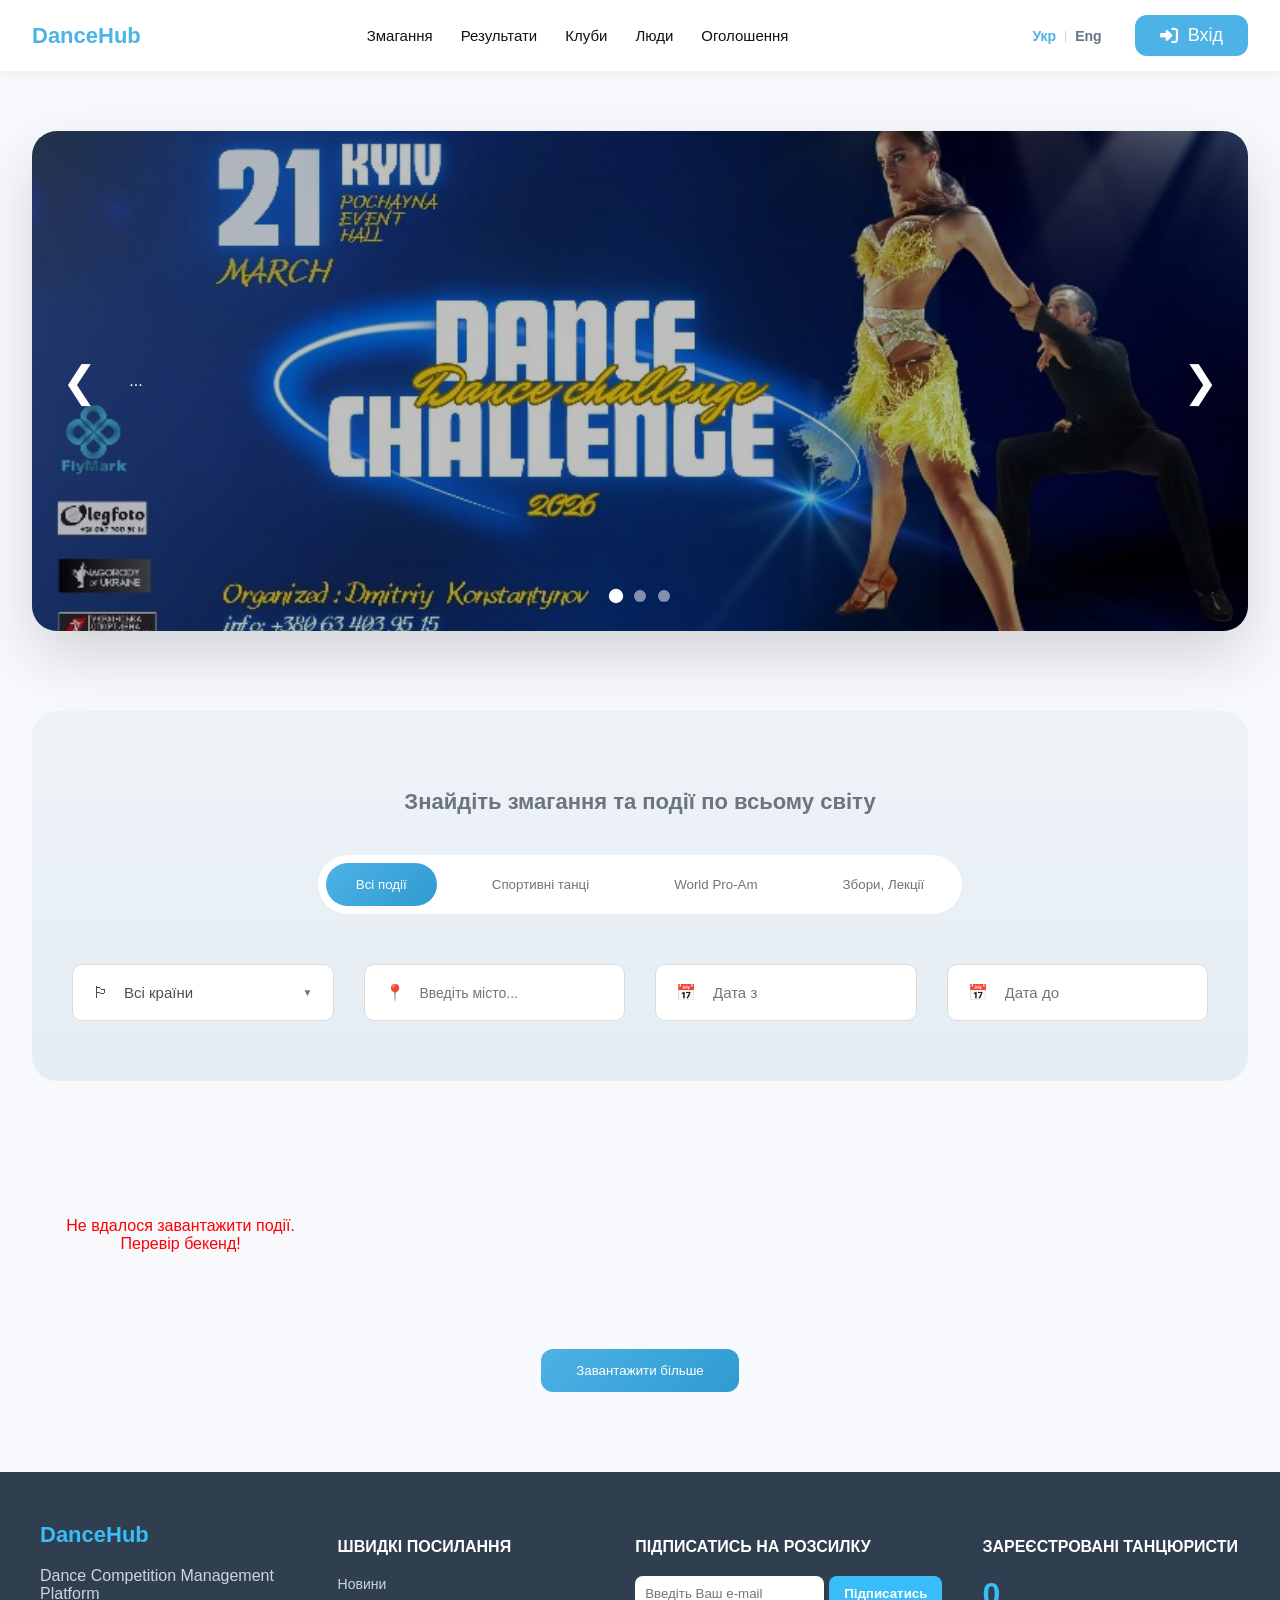
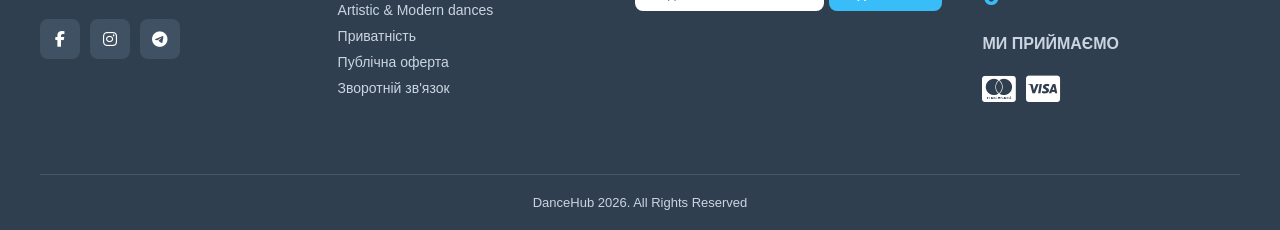
<file: index.html>
<!DOCTYPE html>
<html lang="uk">
<head>
    <meta charset="UTF-8">
    <meta name="viewport" content="width=device-width, initial-scale=1.0">
    <title>DanceHub</title>

    <link rel="stylesheet" href="css/style.css">
    <link rel="stylesheet"
          href="https://cdnjs.cloudflare.com/ajax/libs/font-awesome/6.5.0/css/all.min.css">
</head>
<body>

<header class="header">
    <div class="container">

        <div class="logo">DanceHub</div>

        <div class="burger" id="burger">
            <span></span>
            <span></span>
            <span></span>
        </div>

        <nav class="nav" id="nav">
            <ul>
                <li><a href="#" data-lang-key="nav_comp">Змагання</a></li>
                <li><a href="#" data-lang-key="nav_results">Результати</a></li>
                <li><a href="#" data-lang-key="nav_clubs">Клуби</a></li>
                <li><a href="#" data-lang-key="nav_people">Люди</a></li>
                <li><a href="#" data-lang-key="nav_ads">Оголошення</a></li>
            </ul>
        </nav>

       <div class="header-right">
    <div class="lang-switcher">
        <span class="lang active">Укр</span>
        <span class="separator">|</span>
        <span class="lang">Eng</span>
    </div>
    
    <a href="login.html" class="login-btn">
        <i class="fa-solid fa-right-to-bracket"></i> <span data-lang-key="login">Вхід</span>
    </a>
</div>

    </div>
</header>

<section class="hero">

    <div class="hero-slide active">
        <img src="assets/images/dance1.jpg" alt="Dance Event">
        <div class="hero-content">...</div>
    </div>

    <div class="hero-slide">
        <img src="assets/images/dance2.png" alt="Dance Event">
        <div class="hero-content">...</div>
    </div>

    <div class="hero-slide">
        <img src="assets/images/dance3.jpg" alt="Dance Event">
        <div class="hero-content">...</div>
    </div>

    <div class="slider-controls">
        <span class="prev">&#10094;</span>
        <span class="next">&#10095;</span>
    </div>

    <div class="dots"></div>

</section>

<section class="events-search">
    <h2 class="events-title" data-lang-key="search_title">Знайдіть змагання та події по всьому світу</h2>

    <div class="events-tabs">
        <button class="tab active" data-type="all" data-lang-key="tab_all">Всі події</button>
        <button class="tab" data-type="sport" data-lang-key="tab_sport">Спортивні танці</button>
        <button class="tab" data-type="pro-am" data-lang-key="tab_pro_am">World Pro-Am</button>
        <button class="tab" data-type="lessons" data-lang-key="tab_lessons">Збори, Лекції</button>
    </div>

    <div class="events-filters">
        <div class="filter-box">
            <span class="icon">🏳</span>
            <select id="country-filter" class="custom-select">
                <option value="all" data-lang-key="filter_all_countries">Всі країни</option>
                <option value="ua">Ukraine (Україна)</option>
                <option value="pl">Poland (Польща)</option>
                <option value="ee">Estonia (Естонія)</option>
                <option value="fi">Finland (Фінляндія)</option>
                <option value="fr">France (Франція)</option>
                <option value="ge">Georgia (Грузія)</option>
                <option value="de">Germany (Німеччина)</option>
                <option value="gr">Greece (Греція)</option>
                <option value="md">Moldova (Молдова)</option>
                <option value="pt">Portugal (Португалія)</option>
                <option value="ro">Romania (Румунія)</option>
                <option value="rs">Serbia (Сербія)</option>
                <option value="ae">United Arab Emirates (ОАЕ)</option>
                <option value="uk">United Kingdom (Велика Британія)</option>
                <option value="us">USA (США)</option>
            </select>
            <span class="arrow">▼</span>
        </div>

        <div class="filter-box">
            <span class="icon">📍</span>
            <input type="text" id="city-filter" class="custom-select" data-lang-placeholder="filter_enter_city" placeholder="Введіть місто..." style="background: transparent; border: none; outline: none; width: 100%; color: inherit; font-size: 14px; font-family: inherit; padding: 0;">
        </div>

        <div class="filter-box">
            <span class="icon">📅</span>
            <input type="text" data-lang-placeholder="date_from" placeholder="Дата з" class="custom-date" onfocus="(this.type='date')" onblur="(this.value==''?this.type='text':this.type='date')">
        </div>

        <div class="filter-box">
            <span class="icon">📅</span>
            <input type="text" data-lang-placeholder="date_to" placeholder="Дата до" class="custom-date" onfocus="(this.type='date')" onblur="(this.value==''?this.type='text':this.type='date')">
        </div>
    </div>
</section>

<div class="events" id="dynamic-events-container">
    <p style="text-align: center; width: 100%; color: #888;">Завантаження змагань...</p>
</div>


<div class="load-more">
    <button data-lang-key="btn_load_more">Завантажити більше змагань</button>
</div>

<footer class="footer">
    <div class="footer-container">
        <div class="footer-col">
            <h2 class="logo">DanceHub</h2>
            <p data-lang-key="footer_desc">Dance Competition Management Platform</p>
            <div class="socials">
                <a href="https://facebook.com" target="_blank" class="social">
                    <i class="fab fa-facebook-f"></i>
                </a>
                <a href="https://instagram.com" target="_blank" class="social">
                    <i class="fab fa-instagram"></i>
                </a>
                <a href="https://t.me" target="_blank" class="social">
                    <i class="fab fa-telegram"></i>
                </a>
            </div>
        </div>

        <div class="footer-col">
            <h3 data-lang-key="footer_links_title">ШВИДКІ ПОСИЛАННЯ</h3>
            <ul>
                <li data-lang-key="footer_news">Новини</li>
                <li>Artistic & Modern dances</li>
                <li data-lang-key="footer_privacy">Приватність</li>
                <li data-lang-key="footer_offer">Публічна оферта</li>
                <li data-lang-key="footer_contact">Зворотній зв'язок</li>
            </ul>
        </div>

        <div class="footer-col">
            <h3 data-lang-key="footer_sub_title">ПІДПИСАТИСЬ НА РОЗСИЛКУ</h3>
            <div class="subscribe">
                <input type="email" data-lang-placeholder="footer_email_placeholder" placeholder="Введіть Ваш e-mail">
                <button data-lang-key="footer_sub_btn">Підписатись</button>
            </div>
        </div>

        <div class="footer-col">
            <h3 data-lang-key="footer_stats_title">ЗАРЕЄСТРОВАНІ ТАНЦЮРИСТИ</h3>
            <p class="big-number" id="dancers-count">0</p>
            <h4 data-lang-key="footer_payment_title">МИ ПРИЙМАЄМО</h4>
            <p class="payment-icons">
                <i class="fab fa-cc-mastercard"></i>
                <i class="fab fa-cc-visa"></i>
            </p>
        </div>
    </div>

    <div class="footer-bottom">
        DanceHub 2026. <span data-lang-key="footer_rights">All Rights Reserved</span>
    </div>
</footer>

<script src="js/script.js"></script>


</body>
</html>
</file>
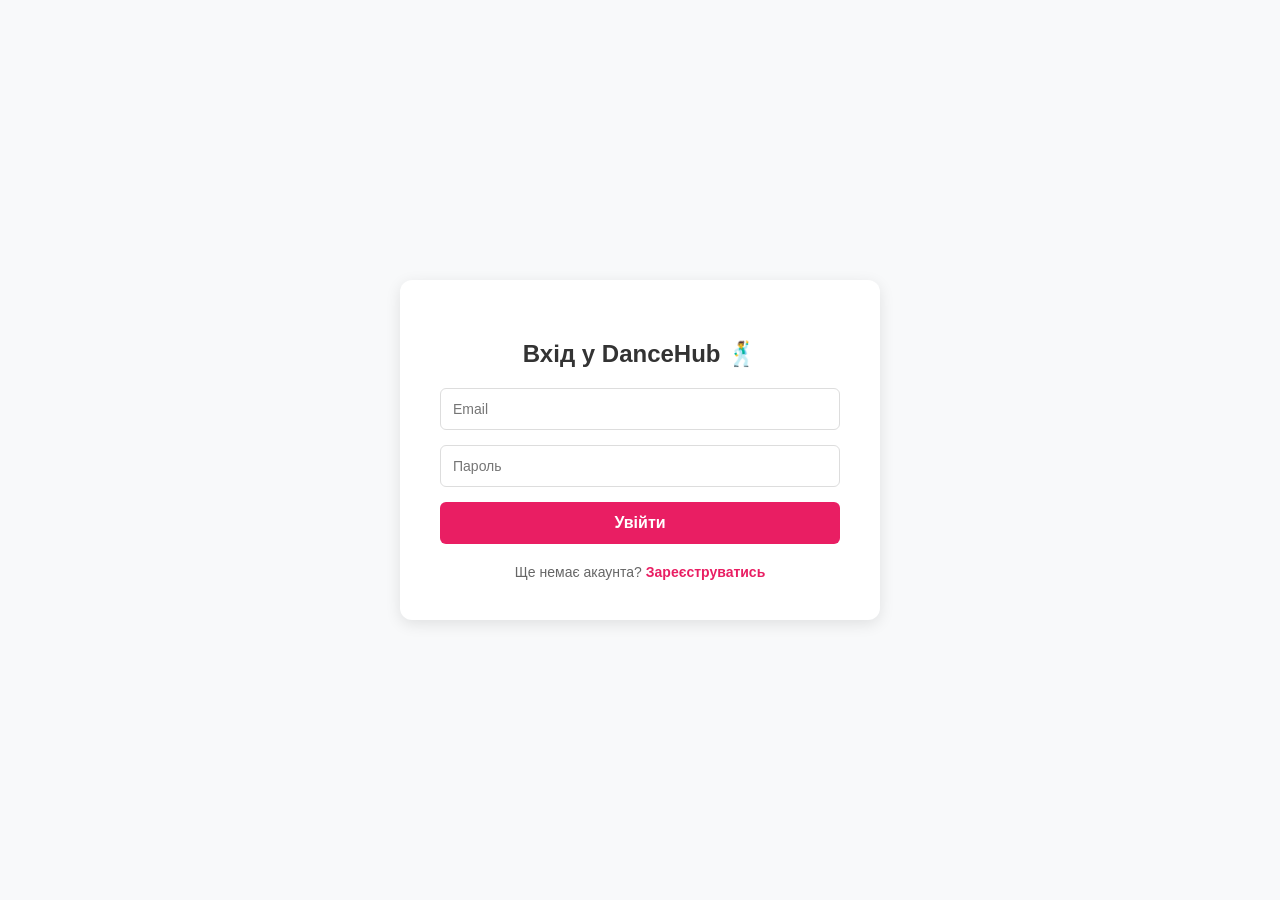
<file: admin.html>
<!DOCTYPE html>
<html lang="uk">
<head>
    <meta charset="UTF-8">
    <meta name="viewport" content="width=device-width, initial-scale=1.0">
    <title>DanceHub - Панель Адміністратора</title>
    <link rel="stylesheet" href="https://cdnjs.cloudflare.com/ajax/libs/font-awesome/6.5.0/css/all.min.css">
    <style>
        /* Основні налаштування */
        body { margin: 0; font-family: 'Segoe UI', Tahoma, Geneva, Verdana, sans-serif; display: flex; background: #f4f7f6; }
        
        /* Бокове меню */
        .sidebar { width: 250px; background: #2c3e50; color: white; height: 100vh; position: fixed; display: flex; flex-direction: column; }
        .sidebar .logo { font-size: 24px; font-weight: bold; text-align: center; padding: 20px 0; color: #e91e63; border-bottom: 1px solid #34495e; margin-bottom: 20px; }
        .sidebar ul { list-style: none; padding: 0; margin: 0; flex-grow: 1; }
        .sidebar ul li a { display: block; padding: 15px 25px; color: #b0c4de; text-decoration: none; transition: 0.3s; font-size: 16px; cursor: pointer; }
        .sidebar ul li a:hover, .sidebar ul li a.active { background: #34495e; color: white; border-left: 4px solid #63b3ed; }
        .sidebar ul li a i { margin-right: 15px; width: 20px; text-align: center; }
        .logout-btn { padding: 15px 25px; background: #c0392b; color: white; text-decoration: none; text-align: center; cursor: pointer; border: none; font-size: 16px; font-weight: bold; }
        .logout-btn:hover { background: #e74c3c; }

        /* Основний контент */
        .main-content { margin-left: 250px; padding: 30px 40px; width: 100%; box-sizing: border-box; }
        .header { display: flex; justify-content: space-between; align-items: center; margin-bottom: 30px; border-bottom: 1px solid #ddd; padding-bottom: 15px; }
        .header h1 { margin: 0; color: #2c3e50; font-size: 24px; }
        
        /* Секції (вкладки) */
        .admin-section { display: none; } 
        .admin-section.active { display: block; } 

        /* Таблиця */
        .table-container { background: white; border-radius: 10px; box-shadow: 0 4px 10px rgba(0,0,0,0.03); overflow: hidden; margin-top: 20px; }
        table { width: 100%; border-collapse: collapse; }
        th, td { padding: 15px 20px; text-align: left; border-bottom: 1px solid #eee; }
        th { background: #f8f9fa; color: #333; font-weight: 600; font-size: 14px; text-transform: uppercase; }
        
        /* Форма додавання змагання */
        .admin-form { background: white; padding: 30px; border-radius: 10px; box-shadow: 0 4px 10px rgba(0,0,0,0.03); max-width: 600px; }
        .form-group { margin-bottom: 20px; }
        .form-group label { display: block; margin-bottom: 8px; color: #2c3e50; font-weight: bold; }
        .form-group input, .form-group select { width: 100%; padding: 12px; border: 1px solid #ddd; border-radius: 6px; box-sizing: border-box; font-size: 15px; }
        .save-btn { background: #2ecc71; color: white; padding: 12px 20px; border: none; border-radius: 6px; font-size: 16px; font-weight: bold; cursor: pointer; width: 100%; }
        .save-btn:hover { background: #27ae60; }
        .save-btn:disabled { background: #95a5a6; cursor: not-allowed; }

        /* Стилі для списку змагань */
        .events-list-container { background: white; padding: 20px 30px; border-radius: 10px; box-shadow: 0 4px 10px rgba(0,0,0,0.03); max-width: 600px; margin-top: 20px; }
        .event-item { padding: 15px 0; border-bottom: 1px solid #eee; }
        .event-item:last-child { border-bottom: none; }
        .event-item h4 { margin: 0 0 5px 0; color: #2c3e50; font-size: 18px; }
        .event-item p { margin: 0; color: #7f8c8d; font-size: 14px; }
    </style>
</head>
<body>

    <div class="sidebar">
        <div class="logo">DanceHub Admin</div>
        <ul>
            <li><a id="nav-users" class="active" onclick="switchTab('users')"><i class="fa-solid fa-users"></i> Користувачі</a></li>
            <li><a id="nav-events" onclick="switchTab('events')"><i class="fa-solid fa-trophy"></i> Змагання</a></li>
        </ul>
        <button class="logout-btn" onclick="logoutAdmin()"><i class="fa-solid fa-right-from-bracket"></i> Вийти на сайт</button>
    </div>

    <div class="main-content">
        <div class="header">
            <h1 id="page-title">Управління користувачами</h1>
        </div>

        <div id="sec-users" class="admin-section active">
            <div class="table-container">
                <table>
                    <thead>
                        <tr>
                            <th>ID</th>
                            <th>Ім'я / Прізвище</th>
                            <th>Email</th>
                            <th>Роль</th>
                            <th>Дії</th> 
                        </tr>
                    </thead>
                    <tbody id="users-table-body">
                        <tr>
                            <td colspan="4" style="text-align: center; color: #888;">Завантаження користувачів...</td>
                        </tr>
                    </tbody>
                </table>
            </div>
        </div>

        <div id="sec-events" class="admin-section">
            <div class="admin-form">
                <div class="form-group">
                    <label>Тип події (Вкладка на головній)</label>
                    <select id="event-type">
                        <option value="Спортивні танці">Спортивні танці</option>
                        <option value="World Pro-Am">World Pro-Am</option>
                        <option value="Збори лекції">Збори / Лекції</option>
                    </select>
                </div>
                <div class="form-group">
                    <label>Назва змагання</label>
                    <input type="text" id="event-name">
                </div>
                <div class="form-group">
                    <label>Дата проведення</label>
                    <input type="date" id="event-date">
                </div>
                <div class="form-group">
                    <label>Місто та Країна</label>
                    <input type="text" id="event-city" placeholder="Наприклад: Київ (Україна)">
                </div>
                <div class="form-group">
                    <label>Організатори</label>
                    <input type="text" id="event-organizers" placeholder="Наприклад: Цимбаліста Інна">
                </div>
                <div class="form-group">
                    <label>Організація</label>
                    <input type="text" id="event-organization" placeholder="Наприклад: ФТСУ">
                </div>
                <div class="form-group">
                    <label>Назва файлу картинки</label>
                    <input type="text" id="event-image" placeholder="Наприклад: cup1.png">
                    <small style="color: #888;">(Файл має вже лежати в папці assets/images/)</small>
                </div>
                
                <div class="form-group">
                    <label>Інформація (Оберіть файл АБО введіть текст/посилання)</label>
                    <div style="display: flex; gap: 10px;">
                        <input type="file" id="event-info-upload" accept=".pdf,.doc,.docx" style="flex: 1; padding: 8px;">
                        <span style="align-self: center; font-weight: bold; color: #888;">АБО</span>
                        <input type="text" id="event-info-link" placeholder="Введіть текст або посилання" style="flex: 2;">
                    </div>
                </div>

                <div class="form-group">
                    <label>Стилісти (Оберіть файл АБО введіть текст/посилання)</label>
                    <div style="display: flex; gap: 10px;">
                        <input type="file" id="event-stylists-upload" accept=".pdf,.doc,.docx,.jpg,.png" style="flex: 1; padding: 8px;">
                        <span style="align-self: center; font-weight: bold; color: #888;">АБО</span>
                        <input type="text" id="event-stylists-link" placeholder="Введіть текст або посилання" style="flex: 2;">
                    </div>
                </div>
<div class="form-group">
    <label>Результати змагань (Оберіть файл АБО введіть посилання)</label>
    <div style="display: flex; gap: 10px;">
        <input type="file" id="event-results-upload" accept=".pdf,.xls,.xlsx,.doc,.docx" style="flex: 1; padding: 8px;">
        <span style="align-self: center; font-weight: bold; color: #888;">АБО</span>
        <input type="text" id="event-results-link" placeholder="Введіть посилання на результати" style="flex: 2;">
    </div>
</div>
                <div class="form-group">
                    <label>Розклад і категорії</label>
                    <textarea id="event-categories" rows="5" placeholder="09:00 - Діти 1 Соло | Ювенали 2 Пара&#10;10:30 - Юніори 1 Латина" style="width: 100%; padding: 12px; border: 1px solid #ddd; border-radius: 6px; box-sizing: border-box; font-size: 15px; font-family: inherit; resize: vertical;"></textarea>
                    <small style="color: #888;">(Кожен новий рядок - новий час. Формат: Час - Категорії)</small>
                </div>

                <button class="save-btn" onclick="saveNewEvent()">Створити змагання</button>
                <p id="event-message" style="text-align: center; margin-top: 15px; font-weight: bold;"></p>
            </div>

            <div class="events-list-container">
                <h3 style="margin-top: 0; color: #2c3e50;">🏆 Створені змагання:</h3>
                <div id="events-list">
                    <p style="text-align: center; color: #888;">Завантаження...</p>
                </div>
            </div>
        </div>

    </div>

    <script>
        const API_URL = "https://dancehub-api.onrender.com";
        let allEvents = []; 
        let editingEventId = null; 

        // --- 1. ПЕРЕМИКАННЯ ВКЛАДОК ---
        function switchTab(tabName) {
            document.querySelectorAll('.admin-section').forEach(sec => sec.classList.remove('active'));
            document.querySelectorAll('.sidebar ul li a').forEach(link => link.classList.remove('active'));

            document.getElementById('sec-' + tabName).classList.add('active');
            document.getElementById('nav-' + tabName).classList.add('active');

            if(tabName === 'users') {
                document.getElementById('page-title').innerText = "Управління користувачами";
                fetchUsers();
            }
            if(tabName === 'events') {
                document.getElementById('page-title').innerText = "Управління змаганнями";
                loadEvents(); 
            }
        }

        // --- 2. ОТРИМАННЯ СПИСКУ КОРИСТУВАЧІВ ---
        async function fetchUsers() {
            const tableBody = document.getElementById('users-table-body');
            try {
                const response = await fetch(`${API_URL}/users`);
                if (!response.ok) throw new Error("Помилка завантаження");
                
                const users = await response.json();
                tableBody.innerHTML = ''; 

                if (users.length === 0) {
                    tableBody.innerHTML = '<tr><td colspan="4" style="text-align: center;">Користувачів поки немає</td></tr>';
                    return;
                }

                users.forEach((user, index) => {
                    const row = document.createElement('tr');
                    const name = user.name || user.email.split('@')[0]; 
                    
                    let roleCell = "";
                    if (user.role === 'admin') {
                        roleCell = `<span style="color: #e91e63; font-weight: bold;">Адміністратор</span>`;
                    } else {
                        roleCell = `
                            <select onchange="changeUserRole(${user.id}, this.value)" style="padding: 6px; border-radius: 4px; border: 1px solid #ccc; font-weight: bold; color: #2c3e50; cursor: pointer;">
                                <option value="dancer" ${user.role === 'dancer' ? 'selected' : ''}>Танцюрист</option>
                                <option value="trainer" ${user.role === 'trainer' ? 'selected' : ''}>Тренер / Суддя</option>
                            </select>
                        `;
                    }

                    row.innerHTML = `
                        <td>#${user.id}</td>
                        <td>${name}</td>
                        <td>${user.email}</td>
                        <td>${roleCell}</td>
                        <td>
                            <button onclick="deleteUser(${user.id})" style="background: #e74c3c; color: white; border: none; padding: 6px 10px; border-radius: 4px; cursor: pointer; font-size: 14px;" title="Видалити">
                                <i class="fa-solid fa-trash"></i>
                            </button>
                        </td>
                    `;
                    tableBody.appendChild(row);
                });
            } catch (error) {
                console.error("Fetch error:", error);
                tableBody.innerHTML = '<tr><td colspan="4" style="text-align: center; color: red;">Не вдалося з\'єднатися з бекендом.</td></tr>';
            }
        }

        // --- 2.1 ЗМІНА РОЛІ КОРИСТУВАЧА ---
        async function changeUserRole(userId, newRole) {
            if (!confirm(`Точно змінити роль користувача #${userId} на "${newRole}"?`)) {
                fetchUsers(); 
                return;
            }

            try {
                const response = await fetch(`${API_URL}/users/${userId}/role`, {
                    method: "PUT",
                    headers: { "Content-Type": "application/json" },
                    body: JSON.stringify({ role: newRole })
                });

                if (response.ok) {
                    alert("✅ Роль успішно оновлено!");
                } else {
                    const err = await response.json();
                    alert("❌ Помилка: " + (err.detail || "Не вдалося оновити"));
                    fetchUsers(); 
                }
            } catch (error) {
                console.error("Error updating role:", error);
                alert("❌ Сервер не відповідає!");
                fetchUsers();
            }
        }

        // --- 2.2 ВИДАЛЕННЯ КОРИСТУВАЧА ---
        async function deleteUser(userId) {
            if (!confirm(`Ти впевнений, що хочеш назавжди видалити користувача #${userId}?`)) {
                return;
            }

            try {
                const response = await fetch(`${API_URL}/users/${userId}`, {
                    method: "DELETE"
                });

                if (response.ok) {
                    alert("✅ Користувача успішно видалено!");
                    fetchUsers(); 
                } else {
                    const err = await response.json();
                    alert("❌ Помилка: " + (err.detail || "Не вдалося видалити"));
                }
            } catch (error) {
                console.error("Error deleting user:", error);
                alert("❌ Сервер не відповідає!");
            }
        }

        // --- 3. ЗАВАНТАЖЕННЯ СПИСКУ ЗМАГАНЬ ---
        async function loadEvents() {
            const list = document.getElementById('events-list');
            try {
                const response = await fetch(`${API_URL}/events`);
                if (!response.ok) throw new Error("Помилка завантаження");
                
                allEvents = await response.json(); 
                list.innerHTML = ''; 

                if (allEvents.length === 0) {
                    list.innerHTML = '<p style="text-align: center; color: #888;">Змагань ще немає.</p>';
                    return;
                }

                allEvents.forEach(event => {
                    const item = document.createElement('div');
                    item.className = 'event-item';
                    item.innerHTML = `
                        <div style="display: flex; justify-content: space-between; align-items: center;">
                            <div>
                                <h4>${event.name} <span style="font-size: 11px; background: #eef7ff; color: #4db2e6; padding: 2px 6px; border-radius: 6px; margin-left: 8px;">${event.event_type || 'Спортивні танці'}</span></h4>
                                <p><i class="fa-regular fa-calendar"></i> ${event.date} | м. ${event.city}</p>
                            </div>
                            <div>
                                <button onclick="editEvent(${event.id})" style="background: #f39c12; color: white; border: none; padding: 8px 12px; border-radius: 4px; cursor: pointer; margin-right: 5px;"><i class="fa-solid fa-pen"></i></button>
                                <button onclick="deleteEvent(${event.id})" style="background: #e74c3c; color: white; border: none; padding: 8px 12px; border-radius: 4px; cursor: pointer;"><i class="fa-solid fa-trash"></i></button>
                            </div>
                        </div>
                    `;
                    list.appendChild(item);
                });
            } catch (error) {
                list.innerHTML = '<p style="color: red; text-align: center;">Помилка завантаження.</p>';
            }
        }

// --- 4. ЗБЕРЕЖЕННЯ ЗМАГАННЯ (З ФАЙЛАМИ) ---
async function saveNewEvent() {
    const eventType = document.getElementById('event-type').value;
    const name = document.getElementById('event-name').value;
    const date = document.getElementById('event-date').value;
    const city = document.getElementById('event-city').value;
    const image = document.getElementById('event-image').value; 
    const organizers = document.getElementById('event-organizers').value;
    const organization = document.getElementById('event-organization').value;
    const categories = document.getElementById('event-categories').value;
    
    const msg = document.getElementById('event-message');

    if (!name || !date) {
        msg.style.color = "red";
        msg.innerText = "Заповніть обов'язкові поля (Назва та Дата)!";
        return;
    }

    msg.style.color = "#3498db";
    msg.innerText = "Збереження... Зачекайте";
    document.querySelector('.save-btn').disabled = true;

    // Функція для завантаження файлу на сервер
    async function uploadFileIfNeeded(fileInputId, textInputId) {
        const fileInput = document.getElementById(fileInputId);
        const textInput = document.getElementById(textInputId).value;

        if (fileInput.files.length > 0) {
            const formData = new FormData();
            formData.append("file", fileInput.files[0]);
            
            try {
                const res = await fetch(`${API_URL}/upload`, { method: "POST", body: formData });
                if (res.ok) {
                    const data = await res.json();
                    return API_URL + data.file_url;
                }
            } catch (e) {
                console.error("Помилка завантаження файлу", e);
            }
        }
        return textInput || null;
    }

    // Отримуємо результати (файли або текст) - ОНОВЛЕНО ТУТ!
    const finalInfo = await uploadFileIfNeeded('event-info-upload', 'event-info-link');
    const finalStylists = await uploadFileIfNeeded('event-stylists-upload', 'event-stylists-link');
    const finalResults = await uploadFileIfNeeded('event-results-upload', 'event-results-link');

    const eventData = {
        event_type: eventType, 
        name, date, city, 
        image: image || null,
        organizers: organizers || null,
        organization: organization || null,
        categories: categories || null,
        info_file: finalInfo,
        stylists_file: finalStylists,
        results_file: finalResults // ДОДАНО ПОЛЕ В ПЕЙЛОАД
    };
    
    const method = editingEventId ? "PUT" : "POST";
    const url = editingEventId ? `${API_URL}/events/${editingEventId}` : `${API_URL}/events`;

    try {
        const response = await fetch(url, {
            method: method,
            headers: { "Content-Type": "application/json" },
            body: JSON.stringify(eventData)
        });

        if (response.ok) {
            msg.style.color = "green";
            msg.innerText = "Збережено успішно!";
            
            // Очищаємо всі поля (включаючи нове поле результатів!)
            document.getElementById('event-type').value = 'Спортивні танці';
            document.getElementById('event-name').value = '';
            document.getElementById('event-date').value = '';
            document.getElementById('event-city').value = '';
            document.getElementById('event-organizers').value = '';
            document.getElementById('event-organization').value = '';
            document.getElementById('event-categories').value = ''; 
            
            document.getElementById('event-info-upload').value = '';
            document.getElementById('event-info-link').value = '';
            document.getElementById('event-stylists-upload').value = '';
            document.getElementById('event-stylists-link').value = '';
            document.getElementById('event-results-upload').value = ''; // очистка
            document.getElementById('event-results-link').value = '';   // очистка
            
            editingEventId = null;
            document.querySelector('.save-btn').innerText = 'Створити змагання';
            document.querySelector('.save-btn').disabled = false;
            loadEvents(); 
        } else {
            msg.style.color = "red";
            msg.innerText = "Помилка збереження в базу!";
            document.querySelector('.save-btn').disabled = false;
        }
    } catch (error) {
        msg.style.color = "red";
        msg.innerText = "Сервер не відповідає!";
        document.querySelector('.save-btn').disabled = false;
    }
}

        // --- 5. РЕДАГУВАННЯ ЗМАГАННЯ ---
        function editEvent(id) {
            const event = allEvents.find(e => e.id === id);
            if(!event) return;
            
            document.getElementById('event-type').value = event.event_type || 'Спортивні танці';
            document.getElementById('event-name').value = event.name;
            document.getElementById('event-date').value = event.date;
            document.getElementById('event-city').value = event.city;
            document.getElementById('event-organizers').value = event.organizers || '';
            document.getElementById('event-organization').value = event.organization || '';
            document.getElementById('event-categories').value = event.categories || '';
            
            // Заповнюємо текстові поля при редагуванні
            document.getElementById('event-info-link').value = event.info_file || '';
            document.getElementById('event-stylists-link').value = event.stylists_file || '';
            document.getElementById('event-results-link').value = event.results_file || '';
            // Очищаємо інпути файлів
            document.getElementById('event-info-upload').value = '';
            document.getElementById('event-stylists-upload').value = '';
            document.getElementById('event-results-upload').value = '';

            
            editingEventId = id;
            document.querySelector('.save-btn').innerText = 'Оновити змагання';
            window.scrollTo({ top: 0, behavior: 'smooth' });
        }

        // --- 6. ВИДАЛЕННЯ ЗМАГАННЯ ---
        async function deleteEvent(id) {
            if (!confirm("Видалити?")) return;
            await fetch(`${API_URL}/events/${id}`, { method: "DELETE" });
            loadEvents();
        }

        document.addEventListener("DOMContentLoaded", () => {
            // === ЗАХИСТ АДМІНКИ ===
            const role = localStorage.getItem("userRole");
            const isLoggedIn = localStorage.getItem("isLoggedIn");

            if (isLoggedIn !== "true" || role !== "admin") {
                alert("Доступ заборонено! Ви не є адміністратором.");
                window.location.href = "login.html"; // Виганяємо на сторінку входу
                return; // Зупиняємо виконання коду далі
            }
            // ======================

            fetchUsers();
            loadEvents(); 
        });

        function logoutAdmin() {
            localStorage.clear(); // Очищаємо всі дані
            window.location.href = "index.html";
        }

    </script>

</body>
</html>
</file>
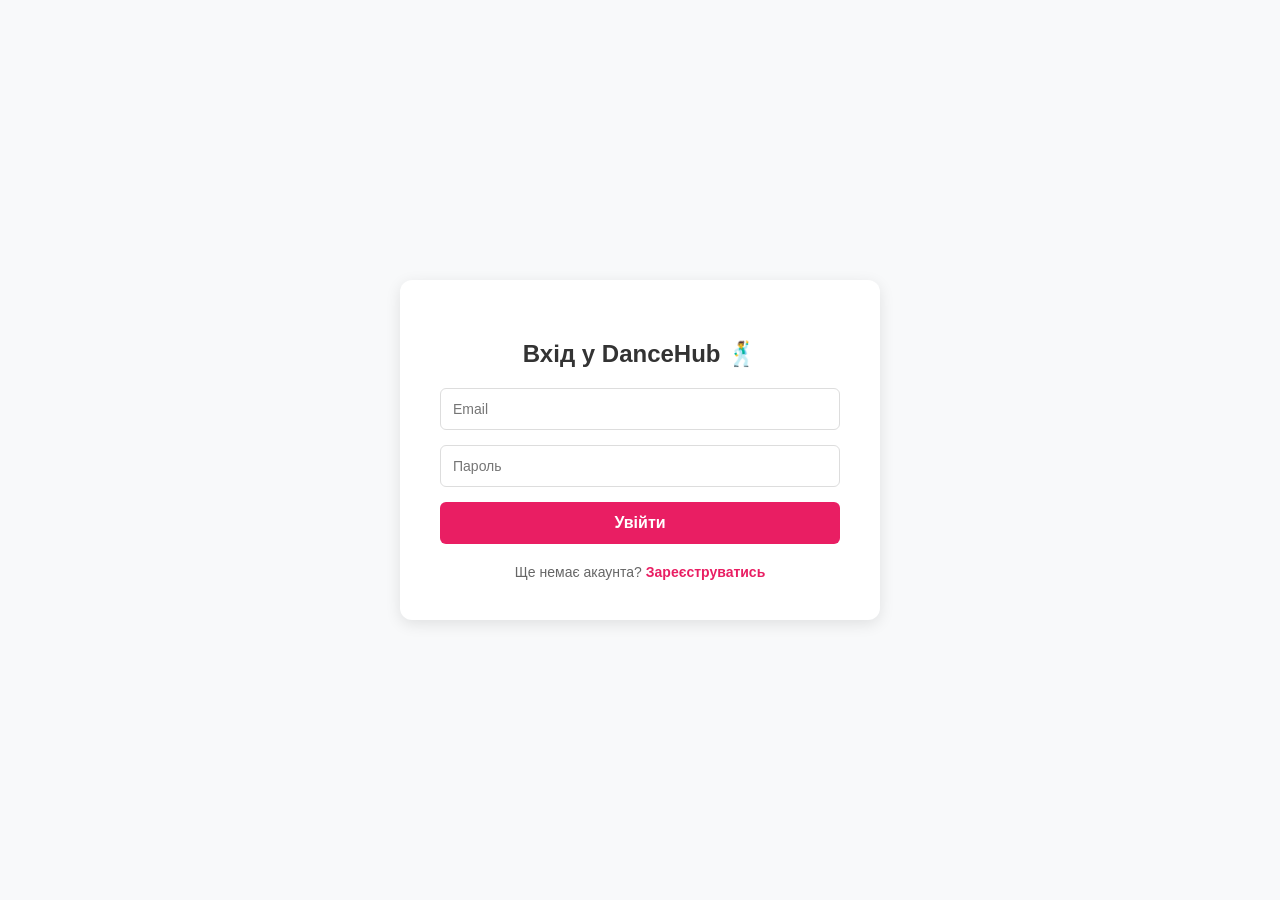
<file: cabinet.html>
<!DOCTYPE html>
<html lang="uk">
<head>
    <meta charset="UTF-8">
    <meta name="viewport" content="width=device-width, initial-scale=1.0">
    <title>DanceHub - Мій кабінет</title>

    <link rel="stylesheet" href="css/style.css">
    <link rel="stylesheet" href="https://cdnjs.cloudflare.com/ajax/libs/font-awesome/6.5.0/css/all.min.css">
    
    <style>
        .cabinet-container { max-width: 1200px; margin: 60px auto; padding: 0 20px; min-height: 50vh; }
        
        .cabinet-header { display: flex; align-items: center; gap: 20px; margin-bottom: 30px; border-bottom: 2px solid #e9ecef; padding-bottom: 20px; }
        .user-avatar { width: 80px; height: 80px; background: #eaf4fb; border-radius: 50%; display: flex; align-items: center; justify-content: center; font-size: 35px; color: #2196F3; }
        .user-info h1 { margin: 0 0 5px 0; color: #2c3e50; font-size: 24px; }
        .role-badge { padding: 5px 12px; border-radius: 15px; font-size: 13px; font-weight: bold; color: #fff; display: inline-block; }
        .role-dancer { background-color: #2196F3; }
        .role-trainer { background-color: #FF9800; }

        .user-menu-container { position: relative; display: inline-block; margin-left: 20px; }
        .user-menu-btn { display: flex; align-items: center; justify-content: center; cursor: pointer; color: #2c3e50; transition: 0.3s; }
        .user-menu-btn:hover { color: #2196F3; }
        .user-menu-btn i { font-size: 25px; } 
        
        .user-dropdown { position: absolute; right: 0; top: 130%; background: #fff; box-shadow: 0 4px 15px rgba(0,0,0,0.1); border-radius: 8px; width: 180px; display: none; z-index: 1000; border: 1px solid #eee; overflow: hidden; }
        .user-dropdown.show { display: block; }
        .user-dropdown a { display: block; padding: 12px 15px; text-decoration: none; color: #2c3e50; font-size: 14px; border-bottom: 1px solid #eee; transition: 0.3s; font-weight: 600; }
        .user-dropdown a:last-child { border-bottom: none; }
        .user-dropdown a i { width: 20px; color: #888; }
        .user-dropdown a:hover { background: #f8f9fa; color: #2196F3; padding-left: 20px; }
        .user-dropdown a.logout-link { color: #e74c3c; }
        .user-dropdown a.logout-link i { color: #e74c3c; }
        .user-dropdown a.logout-link:hover { color: #c0392b; background: #fff5f5; }

        .welcome-banner { background-color: #eaf4fb; border-radius: 12px; padding: 40px 20px; text-align: center; margin-bottom: 40px; }
        .welcome-banner h2 { color: #2c3e50; margin-bottom: 10px; font-size: 28px; border: none; padding: 0; }
        .welcome-banner p { color: #5f7182; font-size: 16px; margin: 0; }

        .events-section h3 { color: #2c3e50; font-size: 22px; margin-bottom: 20px; border-bottom: 2px solid #e9ecef; padding-bottom: 10px; }
        
        .empty-state { background: white; border-radius: 12px; padding: 60px 20px; text-align: center; box-shadow: 0 2px 10px rgba(0,0,0,0.05); border: 1px solid #eee; }
        .empty-state i { font-size: 50px; color: #b0c4de; margin-bottom: 15px; }
        .empty-state p { color: #6c757d; font-size: 16px; margin: 0; }

        .dancers-table { width: 100%; border-collapse: collapse; background: #fff; box-shadow: 0 2px 10px rgba(0,0,0,0.05); border-radius: 8px; overflow: hidden; margin-top: 20px; }
        .dancers-table th, .dancers-table td { padding: 15px; text-align: left; border-bottom: 1px solid #eee; }
        .dancers-table th { background: #f8f9fa; font-weight: bold; color: #2c3e50; }
        .dancers-table tr:hover { background-color: #fcfcfc; }
        .action-btn { background: none; border: none; cursor: pointer; font-size: 16px; margin-right: 10px; }
        .edit-btn { color: #f39c12; }
        .delete-btn { color: #e74c3c; }

        .student-form-container { background: #fff; padding: 25px; border-radius: 8px; box-shadow: 0 2px 10px rgba(0,0,0,0.05); border: 1px solid #eee; margin-top: 20px; display: none; }
        .form-row { display: flex; gap: 15px; margin-bottom: 15px; }
        .form-group { flex: 1; }
        .form-group label { display: block; margin-bottom: 5px; font-weight: bold; color: #2c3e50; font-size: 14px; }
        .form-group input, .form-group select { width: 100%; padding: 10px; border: 1px solid #ccc; border-radius: 5px; box-sizing: border-box; }
        .form-actions { display: flex; gap: 10px; justify-content: flex-end; }
        .save-student-btn { background: #2ecc71; color: white; padding: 10px 20px; border: none; border-radius: 5px; cursor: pointer; font-weight: bold; }
        .cancel-btn { background: #95a5a6; color: white; padding: 10px 20px; border: none; border-radius: 5px; cursor: pointer; font-weight: bold; }

        .hidden-block { display: none !important; }
    </style>
</head>
<body>

<header class="header">
    <div class="container">
        <div class="logo">DanceHub</div>

        <div class="burger" id="burger">
            <span></span>
            <span></span>
            <span></span>
        </div>

        <nav class="nav" id="nav">
            <ul>
                <li><a href="index.html" data-lang-key="nav_comp">Змагання</a></li>
                <li><a href="results.html" data-lang-key="nav_results">Результати</a></li>
                <li><a href="clubs.html" data-lang-key="nav_clubs">Клуби</a></li>
                <li><a href="people.html" data-lang-key="nav_people">Люди</a></li>
                <li><a href="ads.html" data-lang-key="nav_ads">Оголошення</a></li>
            </ul>
        </nav>

       <div class="header-right">
            <div class="lang-switcher">
                <span class="lang active">Укр</span>
                <span class="separator">|</span>
                <span class="lang">Eng</span>
            </div>
            
            <div class="user-menu-container">
                <div class="user-menu-btn" onclick="toggleUserMenu()">
                    <i class="fa-solid fa-circle-user"></i>
                </div>
                <div class="user-dropdown" id="user-dropdown">
                    <a href="cabinet.html">Мій кабінет</a>
                    <a href="#" class="logout-link" onclick="logoutUser(); return false;">Вийти</a>
                </div>
            </div>
        </div>
    </div>
</header>

<div class="cabinet-container">
    
    <div class="cabinet-header">
        
        <div style="display: flex; flex-direction: column; align-items: center; gap: 8px;">
            <div class="user-avatar" id="cabinet-avatar-container" style="position: relative; overflow: hidden; cursor: pointer; border: 2px dashed #2196F3;" title="Натисніть, щоб змінити аватар" onclick="triggerAvatarUpload()">
                <i class="fas fa-user" id="default-avatar-icon"></i>
                <img id="user-avatar-img" src="" style="width: 100%; height: 100%; object-fit: cover; display: none;">
                <div style="position: absolute; bottom: 0; background: rgba(0,0,0,0.6); width: 100%; text-align: center; font-size: 11px; color: #fff; padding: 2px 0;">
                    <i class="fas fa-camera"></i>
                </div>
            </div>
            <span id="delete-avatar-btn" onclick="deleteAvatar()" style="display: none; font-size: 12px; color: #e74c3c; cursor: pointer; font-weight: bold; background: #fff5f5; padding: 4px 10px; border-radius: 12px;"><i class="fas fa-trash"></i> Видалити</span>
            <input type="file" id="avatar-file-input" accept="image/png, image/jpeg" style="display: none;">
        </div>

        <div class="user-info">
            <h1 id="cab-user-name">Завантаження...</h1>
            <span id="cab-role-badge" class="role-badge">...</span>
            
            <div id="cab-club-container" style="display: none; margin-top: 10px;">
                <div id="cab-club-name" style="font-weight: 600; color: #5f7182; display: none;">
                    <i class="fas fa-users" style="color: #2196F3;"></i> Клуб: <span id="club-text" style="color: #2c3e50;"></span>
                    <span id="club-location" style="font-weight: normal; font-size: 13px; color: #888; margin-left: 10px;"></span>
                    <button onclick="editClubName()" style="background: none; border: none; color: #f39c12; cursor: pointer; margin-left: 5px;" title="Змінити дані"><i class="fas fa-edit"></i></button>
                </div>
                
                <button id="cab-club-add" onclick="editClubName()" style="display: none; background: #2196F3; color: white; border: none; padding: 5px 10px; border-radius: 4px; cursor: pointer; font-size: 13px;"><i class="fas fa-plus"></i> Вказати свій клуб</button>

                <div id="cab-club-edit" style="display: none; flex-direction: column; gap: 10px; margin-top: 15px; background: #f8f9fa; padding: 15px; border-radius: 8px; border: 1px solid #eee;">
                    <label style="font-size: 12px; color: #888; margin-bottom: -5px;">Назва клубу *</label>
                    <input type="text" id="new-club-input" placeholder="Наприклад: Golden Step" style="padding: 8px; border-radius: 4px; border: 1px solid #ccc; width: 100%;">
                    
                    <div style="display: flex; gap: 10px;">
                        <div style="flex: 1; display: flex; flex-direction: column; gap: 5px;">
                            <label style="font-size: 12px; color: #888;">Місто</label>
                            <input type="text" id="new-club-city" placeholder="Наприклад: Київ" style="padding: 8px; border-radius: 4px; border: 1px solid #ccc;">
                        </div>
                        <div style="flex: 1; display: flex; flex-direction: column; gap: 5px;">
                            <label style="font-size: 12px; color: #888;">Країна</label>
                            <input type="text" id="new-club-country" placeholder="Наприклад: Україна" style="padding: 8px; border-radius: 4px; border: 1px solid #ccc;">
                        </div>
                    </div>

                    <label style="font-size: 12px; color: #888; margin-bottom: -5px;">Логотип клубу (оберіть файл)</label>
                    <input type="file" id="new-club-image-file" accept="image/png, image/jpeg" style="padding: 8px; border-radius: 4px; border: 1px solid #ccc; width: 100%; background: #fff;">
                    <input type="hidden" id="new-club-image" value="">
                    
                    <div style="display: flex; gap: 10px; margin-top: 5px;">
                        <button onclick="saveClubName()" style="background: #2ecc71; color: white; border: none; padding: 8px 15px; border-radius: 4px; cursor: pointer; font-weight: bold;"><i class="fas fa-check"></i> Зберегти</button>
                        <button onclick="cancelEditClub()" style="background: #e74c3c; color: white; border: none; padding: 8px 15px; border-radius: 4px; cursor: pointer; font-weight: bold;"><i class="fas fa-times"></i> Скасувати</button>
                    </div>
                </div>
            </div>

        </div>
    </div>

    <div id="view-dancer" class="hidden-block">
        <div class="welcome-banner">
            <h2>Привіт, танцюристе!</h2>
            <p>Тут відображаються події, на які тебе зареєстрував тренер.</p>
        </div>

        <div class="events-section">
            <h3>Мої зареєстровані події</h3>
            <div class="empty-state">
                <i class="fa-regular fa-calendar-xmark"></i>
                <p>Ваш тренер ще не зареєстрував вас на жодні змагання</p>
            </div>
        </div>
    </div>

    <div id="view-trainer" class="hidden-block">
        <div class="welcome-banner" style="background-color: #fff3e0;">
            <h2>Панель керівника клубу</h2>
            <p>Керуйте складом клубу та реєструйте пари на турніри</p>
        </div>

        <div class="events-section" style="margin-bottom: 40px;">
            <h3>Активні заявки на турніри</h3>
            <div class="empty-state">
                <i class="fa-solid fa-file-signature"></i>
                <p>Ви ще не подали жодної заявки. <br><a href="index.html" style="color: #e91e63; font-weight: bold; text-decoration: none;">Знайти турнір</a></p>
            </div>
        </div>

        <div class="events-section">
            <div style="display: flex; justify-content: space-between; align-items: center;">
                <h3>Склад клубу (Мої танцюристи)</h3>
                <button onclick="showStudentForm()" style="padding:10px 15px; background:#2c3e50; color:white; border:none; border-radius:5px; cursor:pointer; font-weight: bold;">
                    <i class="fas fa-plus"></i> Додати
                </button>
            </div>

            <div id="student-form-container" class="student-form-container">
                <h4 id="form-title" style="margin-top: 0; color: #2c3e50;">Додати нового танцюриста</h4>
                <div class="form-row">
                    <div class="form-group">
                        <label>Ім'я</label>
                        <input type="text" id="stud-first-name" placeholder="Наприклад: Антон">
                    </div>
                    <div class="form-group">
                        <label>Прізвище</label>
                        <input type="text" id="stud-last-name" placeholder="Наприклад: Сенченко">
                    </div>
                </div>
                <div class="form-row">
                    <div class="form-group">
    <label>Дата народження</label>
    <input type="text" id="stud-birth-date" placeholder="РРРР-ММ-ДД (напр. 2008-05-20)">
</div>
                    <div class="form-group">
    <label>Танцювальний клас</label>
    <select id="stud-class">
        <option value="Дебют">Дебют</option>
        <option value="Школа">Школа</option>
        <option value="Н (початківці)">Н (початківці)</option>
        <option value="E">E клас</option>
        <option value="D">D клас</option>
        <option value="C">C клас</option>
        <option value="B">B клас</option>
        <option value="A">A клас</option>
    </select>
</div>
                </div>
                <p id="student-msg" style="color: red; font-size: 14px; margin-top: 0;"></p>
                <div class="form-actions">
                    <button class="cancel-btn" onclick="hideStudentForm()">Скасувати</button>
                    <button class="save-student-btn" id="save-stud-btn" onclick="saveStudent()">Зберегти</button>
                </div>
            </div>

            <table class="dancers-table">
                <thead>
                    <tr>
                        <th>Прізвище та Ім'я</th>
                        <th>Клас</th>
                        <th>Дата народж.</th>
                        <th>Дії</th>
                    </tr>
                </thead>
                <tbody id="students-table-body">
                    <tr><td colspan="4" style="text-align: center; color: #888;">Завантаження...</td></tr>
                </tbody>
            </table>
        </div>
    </div>

</div>

<footer class="footer">
    <div class="footer-container">
        <div class="footer-col">
            <h2 class="logo">DanceHub</h2>
            <p data-lang-key="footer_desc">Dance Competition Management Platform</p>
            <div class="socials">
                <a href="https://facebook.com" target="_blank" class="social"><i class="fab fa-facebook-f"></i></a>
                <a href="https://instagram.com" target="_blank" class="social"><i class="fab fa-instagram"></i></a>
                <a href="https://t.me" target="_blank" class="social"><i class="fab fa-telegram"></i></a>
            </div>
        </div>
        <div class="footer-col">
            <h3 data-lang-key="footer_links_title">ШВИДКІ ПОСИЛАННЯ</h3>
            <ul>
                <li data-lang-key="footer_news">Новини</li>
                <li>Artistic & Modern dances</li>
                <li data-lang-key="footer_privacy">Приватність</li>
                <li data-lang-key="footer_offer">Публічна оферта</li>
                <li data-lang-key="footer_contact">Зворотній зв'язок</li>
            </ul>
        </div>
        <div class="footer-col">
            <h3 data-lang-key="footer_sub_title">ПІДПИСАТИСЬ НА РОЗСИЛКУ</h3>
            <div class="subscribe">
                <input type="email" data-lang-placeholder="footer_email_placeholder" placeholder="Введіть Ваш e-mail">
                <button data-lang-key="footer_sub_btn">Підписатись</button>
            </div>
        </div>
        <div class="footer-col">
            <h3 data-lang-key="footer_stats_title">ЗАРЕЄСТРОВАНІ ТАНЦЮРИСТИ</h3>
            <p class="big-number" id="dancers-count">0</p>
            <h4 data-lang-key="footer_payment_title">МИ ПРИЙМАЄМО</h4>
            <p class="payment-icons">
                <i class="fab fa-cc-mastercard"></i>
                <i class="fab fa-cc-visa"></i>
            </p>
        </div>
    </div>
    <div class="footer-bottom">
        DanceHub 2026. <span data-lang-key="footer_rights">All Rights Reserved</span>
    </div>
</footer>

<script>
    const API_URL = "http://127.0.0.1:8000";
    
    if (localStorage.getItem("isLoggedIn") !== "true") {
        window.location.href = "login.html";
    }

    const userName = localStorage.getItem("userName") || "Користувач"; 
    const userRole = localStorage.getItem("userRole") || "dancer"; 
    const currentUserId = localStorage.getItem("user_id"); 

    let editingStudentId = null; 

    document.getElementById('cab-user-name').textContent = userName;

    function toggleUserMenu() {
        document.getElementById("user-dropdown").classList.toggle("show");
    }

    window.onclick = function(event) {
        if (!event.target.closest('.user-menu-container')) {
            let dropdowns = document.getElementsByClassName("user-dropdown");
            for (let i = 0; i < dropdowns.length; i++) {
                if (dropdowns[i].classList.contains('show')) {
                    dropdowns[i].classList.remove('show');
                }
            }
        }
    }

    async function loadUserProfile() {
        try {
            const response = await fetch(`${API_URL}/users/${currentUserId}`);
            if (!response.ok) throw new Error("Користувача не знайдено");
            
            const user = await response.json();
            
            document.getElementById('cab-user-name').textContent = `${user.first_name} ${user.last_name}`;
            const avatarImg = document.getElementById('user-avatar-img');
            const defaultIcon = document.getElementById('default-avatar-icon');
            
            if (user.avatar) {
                avatarImg.src = user.avatar;
                avatarImg.style.display = 'block';
                defaultIcon.style.display = 'none';
                document.getElementById('delete-avatar-btn').style.display = 'inline-block';
            } else {
                avatarImg.style.display = 'none';
                defaultIcon.style.display = 'block';
                document.getElementById('delete-avatar-btn').style.display = 'none';
            }

            const dancerView = document.getElementById('view-dancer');
            const trainerView = document.getElementById('view-trainer');
            const badgeEl = document.getElementById('cab-role-badge');

            if (user.role === 'dancer') {
                dancerView.classList.remove('hidden-block');
                trainerView.classList.add('hidden-block');
                badgeEl.textContent = "Танцюрист";
                badgeEl.className = "role-badge role-dancer";
            } 
            else if (user.role === 'trainer') {
                trainerView.classList.remove('hidden-block');
                dancerView.classList.add('hidden-block');
                badgeEl.textContent = "Тренер / Керівник клубу";
                badgeEl.className = "role-badge role-trainer";
                
                document.getElementById('cab-club-container').style.display = "block";
                
                if (user.club_name) {
                    document.getElementById('club-text').textContent = user.club_name;
                    
                    let loc = [];
                    if (user.club_city) loc.push(user.club_city);
                    if (user.club_country) loc.push(user.club_country.toUpperCase());
                    document.getElementById('club-location').textContent = loc.length ? `(${loc.join(", ")})` : "";
                    
                    document.getElementById('cab-club-name').style.display = "block";
                    document.getElementById('cab-club-add').style.display = "none";
                    
                    document.getElementById('cab-club-container').dataset.name = user.club_name || "";
                    document.getElementById('cab-club-container').dataset.city = user.club_city || "";
                    document.getElementById('cab-club-container').dataset.country = user.club_country || "ua";
                    document.getElementById('cab-club-container').dataset.image = user.club_image || "";
                } else {
                    document.getElementById('cab-club-name').style.display = "none";
                    document.getElementById('cab-club-add').style.display = "block";
                }
                
                loadStudents();
            }
        } catch (error) {
            console.error("Помилка завантаження профілю:", error);
            document.getElementById('cab-user-name').textContent = userName;
            applyCabinetRoleFallback(userRole);
        }
    }

    function applyCabinetRoleFallback(role) {
        if (role === 'trainer') {
            document.getElementById('view-trainer').classList.remove('hidden-block');
            document.getElementById('cab-role-badge').textContent = "Тренер";
            document.getElementById('cab-role-badge').className = "role-badge role-trainer";
            loadStudents();
        } else {
            document.getElementById('view-dancer').classList.remove('hidden-block');
            document.getElementById('cab-role-badge').textContent = "Танцюрист";
            document.getElementById('cab-role-badge').className = "role-badge role-dancer";
        }
    }

    async function loadStudents() {
        const tbody = document.getElementById('students-table-body');
        try {
            const response = await fetch(`${API_URL}/students/${currentUserId}`);
            if (!response.ok) throw new Error("Помилка");
            
            const students = await response.json();
            tbody.innerHTML = '';

            if (students.length === 0) {
                tbody.innerHTML = '<tr><td colspan="4" style="text-align: center; color: #888;">У вас ще немає доданих танцюристів.</td></tr>';
                return;
            }

            students.forEach(stud => {
                let displayDate = stud.birth_date || stud.birth_year || '';
                if (stud.birth_date && stud.birth_date.includes('-')) {
                    const parts = stud.birth_date.split('-');
                    displayDate = `${parts[2]}.${parts[1]}.${parts[0]}`;
                }

                const tr = document.createElement('tr');
                tr.innerHTML = `
                    <td><strong>${stud.last_name} ${stud.first_name}</strong></td>
                    <td><span style="background: #eaf4fb; color: #2196F3; padding: 3px 8px; border-radius: 4px; font-weight: bold; font-size: 12px;">${stud.dance_class}</span></td>
                    <td>${displayDate}</td>
                    <td>
                        <button class="action-btn edit-btn" onclick="editStudent(${stud.id}, '${stud.first_name}', '${stud.last_name}', '${stud.birth_date || ''}', '${stud.dance_class}')" title="Редагувати"><i class="fas fa-edit"></i></button>
                        <button class="action-btn delete-btn" onclick="deleteStudent(${stud.id})" title="Видалити"><i class="fas fa-trash"></i></button>
                    </td>
                `;
                tbody.appendChild(tr);
            });
        } catch (error) {
            tbody.innerHTML = '<tr><td colspan="4" style="text-align: center; color: red;">Помилка завантаження даних. Перевірте підключення до сервера.</td></tr>';
        }
    }

    function showStudentForm() {
        document.getElementById('student-form-container').style.display = 'block';
        document.getElementById('form-title').innerText = 'Додати нового танцюриста';
        document.getElementById('save-stud-btn').innerText = 'Додати';
        document.getElementById('student-msg').innerText = '';
        
        document.getElementById('stud-first-name').value = '';
        document.getElementById('stud-last-name').value = '';
        document.getElementById('stud-birth-date').value = ''; 
        document.getElementById('stud-class').value = 'H (Початківці)';
        
        editingStudentId = null;
    }

    function hideStudentForm() {
        document.getElementById('student-form-container').style.display = 'none';
        editingStudentId = null;
    }

    async function saveStudent() {
        const fName = document.getElementById('stud-first-name').value.trim();
        const lName = document.getElementById('stud-last-name').value.trim();
        const birthDate = document.getElementById('stud-birth-date').value; 
        const dClass = document.getElementById('stud-class').value;
        const msg = document.getElementById('student-msg');

        if (!fName || !lName || !birthDate) {
            msg.innerText = "Будь ласка, заповніть всі поля!";
            return;
        }

        const studentData = {
            first_name: fName,
            last_name: lName,
            birth_date: birthDate, 
            dance_class: dClass,
            trainer_id: parseInt(currentUserId)
        };

        const method = editingStudentId ? "PUT" : "POST";
        const url = editingStudentId ? `${API_URL}/students/${editingStudentId}` : `${API_URL}/students`;

        try {
            const response = await fetch(url, {
                method: method,
                headers: { "Content-Type": "application/json" },
                body: JSON.stringify(studentData)
            });

            if (response.ok) {
                hideStudentForm();
                loadStudents();
            } else {
                msg.innerText = "Помилка при збереженні на сервері.";
            }
        } catch (error) {
            msg.innerText = "Сервер не відповідає!";
        }
    }

    function editStudent(id, fName, lName, birthDate, dClass) {
        showStudentForm();
        document.getElementById('form-title').innerText = 'Редагувати танцюриста';
        document.getElementById('save-stud-btn').innerText = 'Зберегти зміни';
        
        document.getElementById('stud-first-name').value = fName;
        document.getElementById('stud-last-name').value = lName;
        document.getElementById('stud-birth-date').value = birthDate; 
        document.getElementById('stud-class').value = dClass;
        
        editingStudentId = id;
        window.scrollTo({ top: document.getElementById('student-form-container').offsetTop - 100, behavior: 'smooth' });
    }

    async function deleteStudent(id) {
        if (!confirm("Ви впевнені, що хочете видалити цього танцюриста зі складу клубу?")) return;
        
        try {
            const response = await fetch(`${API_URL}/students/${id}`, { method: "DELETE" });
            if (response.ok) {
                loadStudents();
            } else {
                alert("Помилка видалення!");
            }
        } catch (e) {
            alert("Сервер не відповідає!");
        }
    }

    function logoutUser() {
        localStorage.clear();
        window.location.href = "login.html";
    }

    function editClubName() {
        document.getElementById('cab-club-name').style.display = 'none';
        document.getElementById('cab-club-add').style.display = 'none';
        document.getElementById('cab-club-edit').style.display = 'flex';
        
        const container = document.getElementById('cab-club-container');
        document.getElementById('new-club-input').value = container.dataset.name || "";
        document.getElementById('new-club-city').value = container.dataset.city || "";
        document.getElementById('new-club-country').value = container.dataset.country || "";
        
        document.getElementById('new-club-image').value = container.dataset.image || "";
        document.getElementById('new-club-image-file').value = ""; 
    }

    document.getElementById('new-club-image-file').addEventListener('change', function(event) {
        const file = event.target.files[0];
        if (file) {
            const reader = new FileReader();
            reader.onload = function(e) {
                document.getElementById('new-club-image').value = e.target.result;
            };
            reader.readAsDataURL(file); 
        }
    });
// --- АВТОНОМНИЙ ЛІЧИЛЬНИК ДЛЯ ФУТЕРУ КАБІНЕТУ ---
    async function loadCabinetDancersCount() {
        const counterElement = document.getElementById('dancers-count');
        if (!counterElement) return;

        try {
            const response = await fetch(`${API_URL}/people`);
            if (!response.ok) throw new Error("Помилка");
            
            const people = await response.json();
            
            // Тут реальна кількість (можеш додати + 5420, якщо хочеш збільшити цифру)
            const targetNumber = people.length; 

            // Запускаємо швидку анімацію
            let start = 0;
            const duration = targetNumber < 50 ? 300 : 2000;
            const increment = targetNumber / (duration / 16);
            
            function updateCounter() {
                start += increment;
                if (start < targetNumber) {
                    counterElement.innerText = Math.ceil(start).toLocaleString('en-US');
                    requestAnimationFrame(updateCounter);
                } else {
                    counterElement.innerText = targetNumber.toLocaleString('en-US');
                }
            }
            updateCounter();

        } catch (error) {
            console.error("Не вдалося завантажити лічильник:", error);
            counterElement.innerText = "0";
        }
    }
    function cancelEditClub() {
        document.getElementById('cab-club-edit').style.display = 'none';
        loadUserProfile(); 
    }

    async function saveClubName() {
        const newClub = document.getElementById('new-club-input').value.trim();
        const newCity = document.getElementById('new-club-city').value.trim();
        const newCountry = document.getElementById('new-club-country').value;
        const newImage = document.getElementById('new-club-image').value.trim();

        if (!newClub) {
            alert("Будь ласка, введіть назву клубу!");
            return;
        }

        try {
            const response = await fetch(`${API_URL}/users/${currentUserId}/club`, {
                method: 'PUT',
                headers: { 'Content-Type': 'application/json' },
                body: JSON.stringify({ 
                    club_name: newClub,
                    club_city: newCity,
                    club_country: newCountry,
                    club_image: newImage
                })
            });

            if (response.ok) {
                document.getElementById('cab-club-edit').style.display = 'none';
                loadUserProfile(); 
            } else {
                alert("Помилка при збереженні!");
            }
        } catch (error) {
            alert("Сервер не відповідає!");
        }
    }

    function triggerAvatarUpload() {
        document.getElementById('avatar-file-input').click();
    }

    document.getElementById('avatar-file-input').addEventListener('change', function(event) {
        const file = event.target.files[0];
        if (!file) return;

        const reader = new FileReader();
        reader.onload = async function(e) {
            const base64Image = e.target.result;
            try {
                const response = await fetch(`${API_URL}/users/${currentUserId}/avatar`, {
                    method: 'PUT',
                    headers: { 'Content-Type': 'application/json' },
                    body: JSON.stringify({ avatar: base64Image })
                });

                if (response.ok) {
                    document.getElementById('user-avatar-img').src = base64Image;
                    document.getElementById('user-avatar-img').style.display = 'block';
                    document.getElementById('default-avatar-icon').style.display = 'none';
                    document.getElementById('delete-avatar-btn').style.display = 'inline-block';
                } else {
                    alert("Не вдалося зберегти аватарку.");
                }
            } catch (error) {
                alert("Помилка зв'язку з сервером.");
            }
        };
        reader.readAsDataURL(file);
    });

    async function deleteAvatar() {
        if (!confirm("Видалити фото профілю?")) return;

        try {
            const response = await fetch(`${API_URL}/users/${currentUserId}/avatar`, {
                method: 'DELETE'
            });

            if (response.ok) {
                document.getElementById('user-avatar-img').style.display = 'none';
                document.getElementById('user-avatar-img').src = '';
                document.getElementById('default-avatar-icon').style.display = 'block';
                document.getElementById('delete-avatar-btn').style.display = 'none';
            } else {
                alert("Помилка при видаленні.");
            }
        } catch (error) {
            alert("Сервер не відповідає.");
        }
    }

    document.addEventListener("DOMContentLoaded", () => {
        loadUserProfile();
        loadCabinetDancersCount(); 
        
        // --- БУРГЕР МЕНЮ ДЛЯ КАБІНЕТУ ---
        const burger = document.getElementById('burger');
        const nav = document.getElementById('nav');

        if (burger && nav) {
            burger.addEventListener('click', (e) => {
                e.stopPropagation();
                burger.classList.toggle('active');
                nav.classList.toggle('active');
                
                if (nav.classList.contains('active')) {
                    document.body.style.overflow = 'hidden';
                } else {
                    document.body.style.overflow = '';
                }
            });

            document.addEventListener('click', (e) => {
                if (nav.classList.contains('active') && !nav.contains(e.target) && !burger.contains(e.target)) {
                    burger.classList.remove('active');
                    nav.classList.remove('active');
                    document.body.style.overflow = '';
                }
            });
            
            nav.querySelectorAll('a').forEach(link => {
                link.addEventListener('click', () => {
                    burger.classList.remove('active');
                    nav.classList.remove('active');
                    document.body.style.overflow = '';
                });
            });
        }
    });
</script>

</body>
</html>
</file>
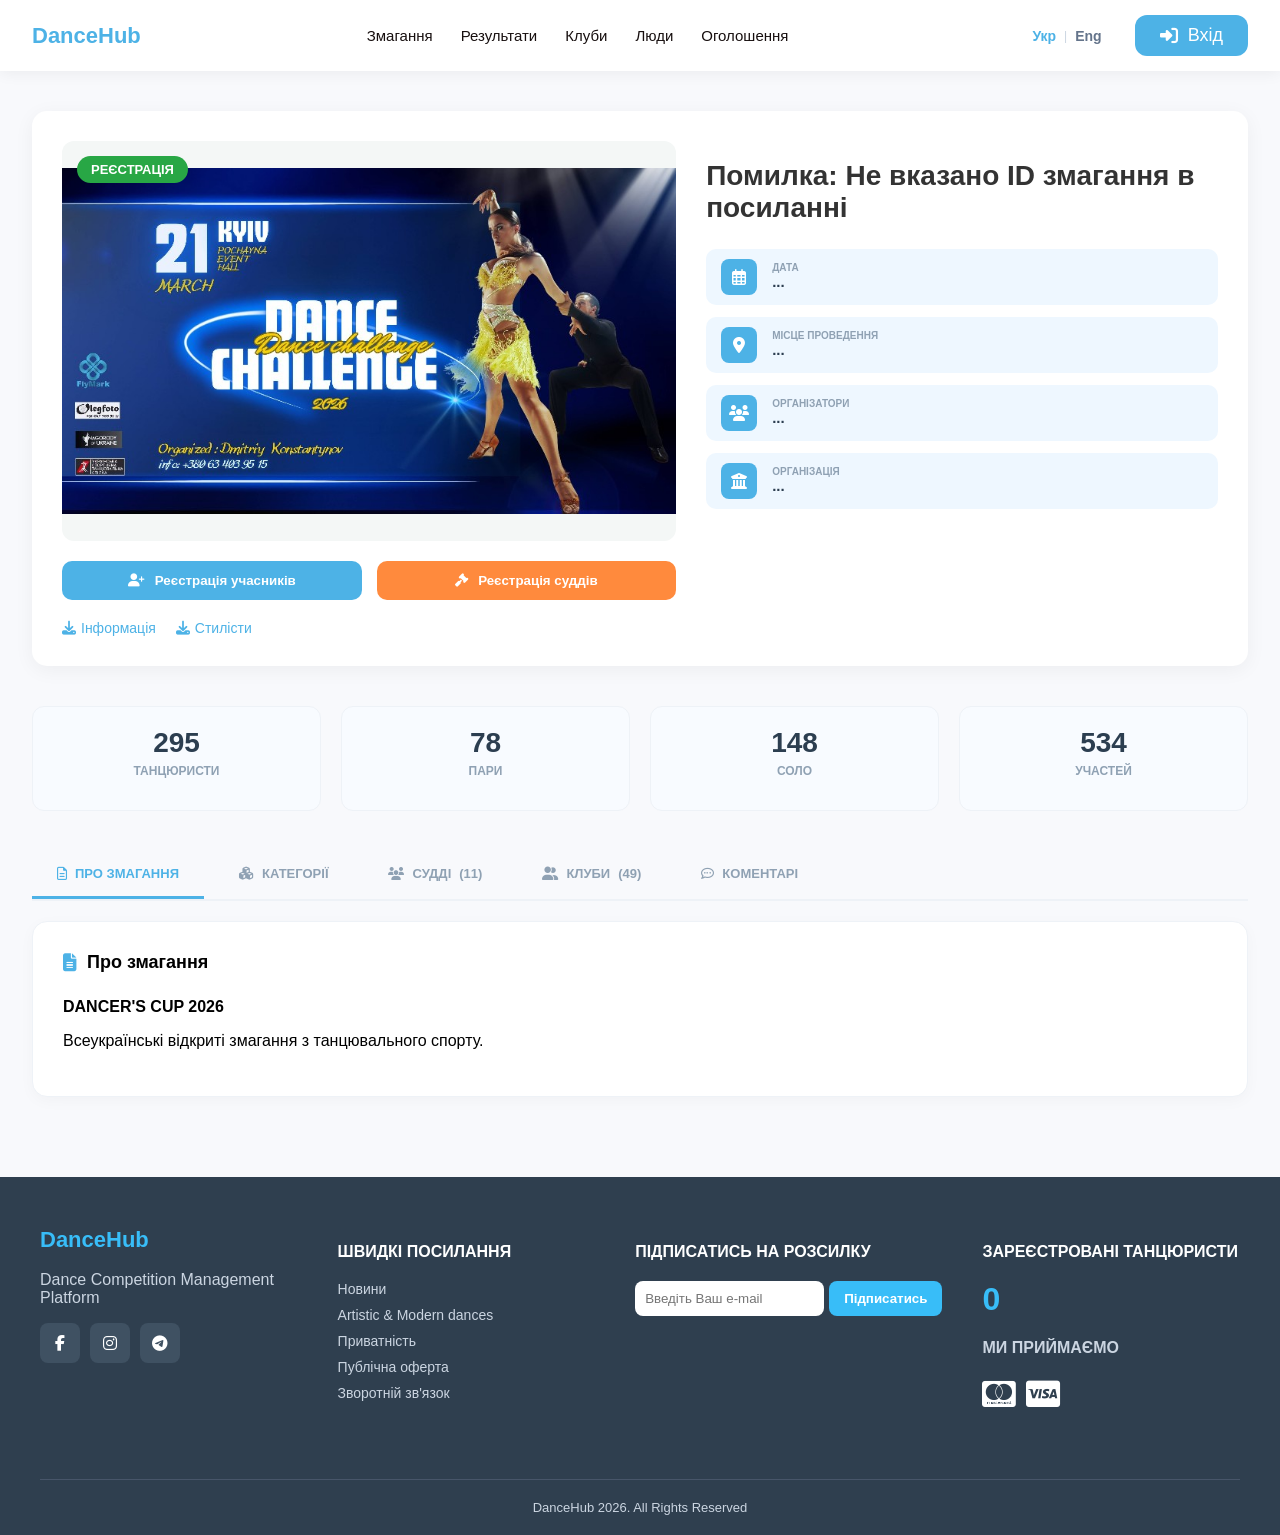
<file: event-details.html>
<!DOCTYPE html>
<html lang="uk">
<head>
    <meta charset="UTF-8">
    <meta name="viewport" content="width=device-width, initial-scale=1.0">
    <title>Dancer's Cup 2026 - DanceHub</title>
    <link rel="stylesheet" href="css/style.css">
    <link rel="stylesheet" href="css/event.css">
    <link rel="stylesheet" href="https://cdnjs.cloudflare.com/ajax/libs/font-awesome/6.5.0/css/all.min.css">
</head>
<body>

<header class="header">
    <div class="container">
        <div class="logo">DanceHub</div>
        <nav class="nav" id="nav">
            <ul>
                <li><a href="index.html" data-lang-key="nav_comp">Змагання</a></li>
                <li><a href="results.html" data-lang-key="nav_results">Результати</a></li>
                <li><a href="clubs.html" data-lang-key="nav_clubs">Клуби</a></li>
                <li><a href="people.html" data-lang-key="nav_people">Люди</a></li>
                <li><a href="ads.html" data-lang-key="nav_ads">Оголошення</a></li>
            </ul>
        </nav>
        <div class="header-right">
            <div class="lang-switcher">
                <span class="lang active">Укр</span><span class="separator">|</span><span class="lang">Eng</span>
            </div>
            <a href="login.html" class="login-btn"><i class="fa-solid fa-right-to-bracket"></i> <span data-lang-key="login">Вхід</span></a>
        </div>
    </div>
</header>

<main class="container">
    <div class="event-container">
        <div class="event-left">
            <div class="poster-wrapper">
                <span class="badge-reg" data-lang-key="reg_badge">РЕЄСТРАЦІЯ</span>
                <img src="assets/images/dance1.jpg" alt="Poster">
            </div>
            <div class="action-buttons">
                <button class="btn-blue"><i class="fas fa-user-plus"></i> <span data-lang-key="btn_reg_participants">Реєстрація учасників</span></button>
                <button id="btn-judge-reg" class="btn-orange"><i class="fas fa-gavel"></i> <span data-lang-key="btn_reg_judges">Реєстрація суддів</span></button>
            </div>
            <div class="bottom-links">
                <a href="#" id="detail-info-link" target="_blank"><i class="fas fa-download"></i> <span data-lang-key="link_info">Інформація</span></a>
                <a href="#" id="detail-stylists-link" target="_blank"><i class="fas fa-download"></i> <span data-lang-key="link_stylists">Стилісти</span></a>
            </div>
        </div>

        <div class="event-right">
            <h1 id="detail-name">Завантаження...</h1>
            <div class="info-item">
                <div class="icon-box"><i class="far fa-calendar-alt"></i></div>
                <div class="info-content"><label data-lang-key="label_date">Дата</label><span id="detail-date">...</span></div>
            </div>
            <div class="info-item">
                <div class="icon-box"><i class="fas fa-map-marker-alt"></i></div>
                <div class="info-content"><label data-lang-key="label_location">Місце проведення</label><span id="detail-city">...</span></div>
            </div>
            <div class="info-item">
                <div class="icon-box"><i class="fas fa-users"></i></div>
                <div class="info-content"><label data-lang-key="label_organizers">Організатори</label><span id="detail-organizers">...</span></div>
            </div>
            <div class="info-item">
                <div class="icon-box"><i class="fas fa-university"></i></div>
                <div class="info-content"><label data-lang-key="label_organization">Організація</label><span id="detail-organization">...</span></div>
            </div>
        </div>
    </div>

    <div class="stats-grid">
        <div class="stat-card"><h2>295</h2><p data-lang-key="stat_dancers">ТАНЦЮРИСТИ</p></div>
        <div class="stat-card"><h2>78</h2><p data-lang-key="stat_couples">ПАРИ</p></div>
        <div class="stat-card"><h2>148</h2><p data-lang-key="stat_solos">СОЛО</p></div>
        <div class="stat-card"><h2>534</h2><p data-lang-key="stat_entries">УЧАСТЕЙ</p></div>
    </div>

    <div class="tabs-container">
        <div class="tabs-header">
            <button class="tab-btn active" onclick="openTab(event, 'about')"><i class="far fa-file-alt"></i> <span data-lang-key="tab_about">ПРО ЗМАГАННЯ</span></button>
            <button class="tab-btn" onclick="openTab(event, 'categories')"><i class="fas fa-cubes"></i> <span data-lang-key="tab_categories">КАТЕГОРІЇ</span></button>
            <button class="tab-btn" onclick="openTab(event, 'judges')"><i class="fas fa-users"></i> <span data-lang-key="tab_judges">СУДДІ</span> (11)</button>
<button class="tab-btn" onclick="openTab(event, 'clubs')"><i class="fas fa-user-friends"></i> <span data-lang-key="tab_clubs">КЛУБИ</span> (49)</button>
            <button class="tab-btn" onclick="openTab(event, 'comments')"><i class="far fa-comment-dots"></i> <span data-lang-key="tab_comments">КОМЕНТАРІ</span></button>
        </div>

        <div class="tab-content-wrapper">
            <div id="about" class="tab-content" style="display: block;">
                <div class="content-card">
                    <div class="card-title"><i class="fas fa-file-alt blue-icon"></i> <span data-lang-key="about_title">Про змагання</span></div>
                    <p><strong>DANCER'S CUP 2026</strong></p>
                    <p data-lang-key="about_desc">Всеукраїнські відкриті змагання з танцювального спорту.</p>
                </div>
            </div>

            <div id="categories" class="tab-content">
                <div class="content-card">
                    <div class="card-title"><i class="fas fa-cubes blue-icon"></i> <span data-lang-key="categories_title">Категорії змагань</span></div>
                    <div class="table-responsive" id="dynamic-categories-container">
                        <p data-lang-key="loading_schedule" style="padding: 20px; text-align: center; color: #888;">Завантаження розкладу...</p>
                    </div>
                </div>
            </div>

            <div id="judges" class="tab-content">
                <div class="content-card">
                    <div class="card-title"><i class="fas fa-gavel blue-icon"></i> <span data-lang-key="judges_title">Суддівська колегія</span></div>
                    <div id="judges-list"> 
                        <p data-lang-key="no_judges" style="text-align:center; padding:20px; color:#888;">Судді ще не зареєстровані.</p>
                    </div>
                </div>
            </div>

            <div id="clubs" class="tab-content">
                <div class="content-card">
                    <div class="card-title"><i class="fas fa-user-friends blue-icon"></i> <span data-lang-key="clubs_title">Клуби</span> (49)</div>
                    <div class="person-grid">
                        <div class="person-item">
                            <div class="club-logo">Ю</div>
                            <div class="p-info">
                                <h4>Юріс</h4>
                                <p><i class="fas fa-map-marker-alt"></i> Київ, Україна</p>
                                <span class="u-count"><i class="fas fa-users"></i> 50 Участей</span>
                            </div>
                        </div>
                        <div class="person-item">
                            <div class="club-logo">Д</div>
                            <div class="p-info">
                                <h4>Данс Лайф</h4>
                                <p><i class="fas fa-map-marker-alt"></i> Житомир, Україна</p>
                                <span class="u-count"><i class="fas fa-users"></i> 33 Участі</span>
                            </div>
                        </div>
                    </div>
                </div>
            </div>

            <div id="comments" class="tab-content">
                <div class="content-card">
                    <div class="card-title">
                        <i class="far fa-comment-dots blue-icon"></i> 
                        <span id="comments-title-text" data-lang-key="comments_heading">Коментарі</span>
                    </div>
                    
                    <div id="auth-comment-notice" class="auth-notice" data-lang-key="auth_comment_notice" style="display: block;">
                        Авторизуйтесь, щоб залишити коментар
                    </div>

                    <div id="comment-form-wrapper" style="display: none; margin-bottom: 25px;">
                        <div class="comment-write-box">
                            <textarea id="new-comment-text" data-lang-placeholder="comment_placeholder" placeholder="Залишити коментар..." rows="3" class="form-input" style="width: 100%; padding: 10px; border: 1px solid #ccc; border-radius: 5px; resize: none;"></textarea>
                            <button onclick="submitNewComment()" class="btn-blue" style="margin-top: 10px; float: right;">
                                <i class="fas fa-paper-plane"></i> <span data-lang-key="btn_send">Відправити</span>
                            </button>
                            <div style="clear: both;"></div>
                        </div>
                    </div>

                    <div id="comments-list-container">
                        <p data-lang-key="loading_comments" style="text-align:center; padding:20px; color:#888;">Завантаження коментарів...</p>
                    </div>
                </div>
            </div>
        </div>
    </div>

    <div id="reg-modal" class="modal-overlay" style="display: none;">
        <div class="modal-content">
            <span class="close-modal" id="close-reg-modal">&times;</span>
            <h2 data-lang-key="modal_reg_title">Реєстрація на змагання</h2>
            
            <div class="modal-body">
                <p class="modal-hint" data-lang-key="modal_hint_dancers">Оберіть танцюристів (1 для соло, 2 для пари):</p>
                <div id="dancers-list" class="dancers-select-grid"></div>
                
                <p class="modal-hint" data-lang-key="modal_hint_category">Оберіть категорії (можна декілька):</p>
                <div id="category-select-container" style="max-height: 150px; overflow-y: auto; border: 1px solid #ccc; padding: 10px; border-radius: 8px; margin-bottom: 15px;">
                    <p style="color:#888; font-size:14px; margin:0;">Завантаження категорій...</p>
                </div>

                <button id="submit-reg-btn" class="btn-blue" style="width: 100%; margin-top: 20px;">
                    <i class="fas fa-check-circle"></i> <span data-lang-key="btn_register_submit">Зареєструвати</span>
                </button>
            </div>
        </div>
    </div>

    <div id="participants-modal" class="modal-overlay" style="display: none;">
        <div class="modal-content" style="max-width: 600px;">
            <span class="close-modal" id="close-participants-modal">&times;</span>
            <h2 data-lang-key="modal_participants_title">Список учасників</h2>
            <div class="modal-body">
                <div id="participants-list" style="max-height: 400px; overflow-y: auto;"></div>
            </div>
        </div>
    </div>

    <div id="judge-reg-modal" class="modal-overlay" style="display: none;">
        <div class="modal-content">
            <span class="close-modal" id="close-judge-modal">&times;</span>
            <h2><i class="fas fa-gavel" style="color: #ff8a3d;"></i> <span data-lang-key="modal_judge_title">Реєстрація судді</span></h2>
            
            <div class="modal-body" style="padding-top: 10px;">
                <p data-lang-key="modal_judge_desc" style="margin-bottom: 15px; color: #2c3e50; font-size: 14px; text-align: center;">
                    Ви подаєте заявку на суддівство у цьому змаганні.
                </p>
                
                <p class="modal-hint" data-lang-key="modal_hint_sessions">Оберіть відділення (можна декілька):</p>
                <div id="judge-time-options" style="display: flex; flex-direction: column; gap: 8px; margin-bottom: 20px; max-height: 150px; overflow-y: auto; padding: 10px; border: 1px solid #ccc; border-radius: 8px;">
                    <p data-lang-key="loading" style="color:#888; font-size:14px; margin:0;">Завантаження...</p>
                </div>

                <button id="submit-judge-btn" class="btn-orange" style="width: 100%; padding: 12px; font-size: 16px;">
                    <i class="fas fa-check-circle"></i> <span data-lang-key="btn_submit_application">Надіслати заявку</span>
                </button>
            </div>
        </div>
    </div>
</main>

<footer class="footer">
    <div class="footer-container">
        <div class="footer-col">
            <h2 class="logo">DanceHub</h2>
            <p data-lang-key="footer_desc">Dance Competition Management Platform</p>
            <div class="socials">
                <a href="https://facebook.com" target="_blank" class="social"><i class="fab fa-facebook-f"></i></a>
                <a href="https://instagram.com" target="_blank" class="social"><i class="fab fa-instagram"></i></a>
                <a href="https://t.me" target="_blank" class="social"><i class="fab fa-telegram"></i></a>
            </div>
        </div>

        <div class="footer-col">
            <h3 data-lang-key="footer_links_title">ШВИДКІ ПОСИЛАННЯ</h3>
            <ul>
                <li data-lang-key="footer_news">Новини</li>
                <li>Artistic & Modern dances</li>
                <li data-lang-key="footer_privacy">Приватність</li>
                <li data-lang-key="footer_offer">Публічна оферта</li>
                <li data-lang-key="footer_contact">Зворотній зв'язок</li>
            </ul>
        </div>

        <div class="footer-col">
            <h3 data-lang-key="footer_sub_title">ПІДПИСАТИСЬ НА РОЗСИЛКУ</h3>
            <div class="subscribe">
                <input type="email" data-lang-placeholder="footer_email_placeholder" placeholder="Введіть Ваш e-mail">
                <button data-lang-key="footer_sub_btn">Підписатись</button>
            </div>
        </div>

        <div class="footer-col">
            <h3 data-lang-key="footer_stats_title">ЗАРЕЄСТРОВАНІ ТАНЦЮРИСТИ</h3>
            <p class="big-number" id="dancers-count">0</p>
            <h4 data-lang-key="footer_payment_title">МИ ПРИЙМАЄМО</h4>
            <p class="payment-icons">
                <i class="fab fa-cc-mastercard"></i>
                <i class="fab fa-cc-visa"></i>
            </p>
        </div>
    </div>

    <div class="footer-bottom">
        DanceHub 2026. <span data-lang-key="footer_rights">All Rights Reserved</span>
    </div>
</footer>

<script src="js/script.js"></script>
</body>
</html>
</file>
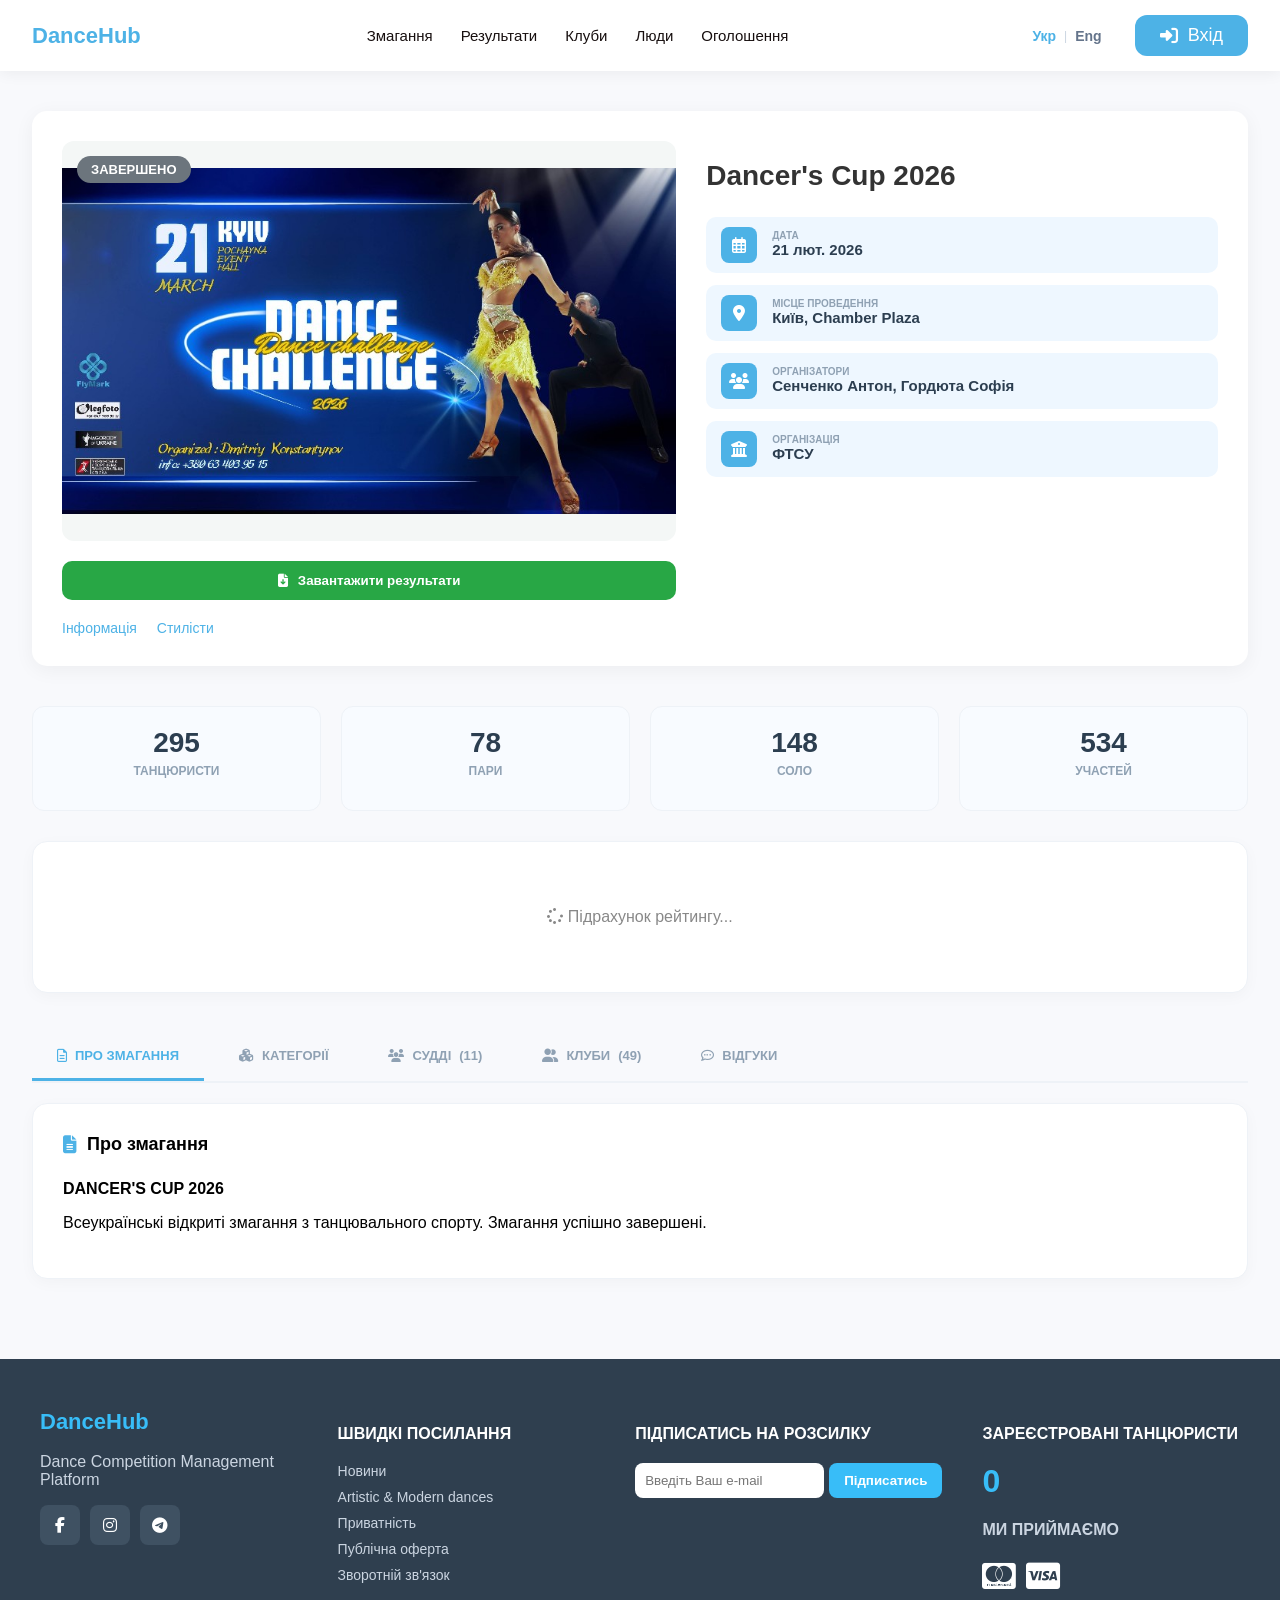
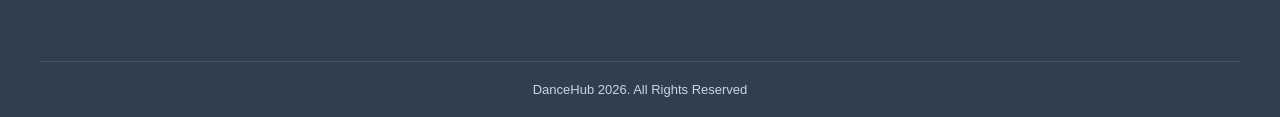
<file: event-results.html>
<!DOCTYPE html>
<html lang="uk">
<head>
    <meta charset="UTF-8">
    <meta name="viewport" content="width=device-width, initial-scale=1.0">
    <title>Dancer's Cup 2026 - Результати - DanceHub</title>
    <link rel="stylesheet" href="css/style.css">
    <link rel="stylesheet" href="css/event.css">
    <link rel="stylesheet" href="https://cdnjs.cloudflare.com/ajax/libs/font-awesome/6.5.0/css/all.min.css">
    <style>
        /* Стилі для рейтингу */
        .rating-section { margin: 30px 0; }
        .overall-rating { display: flex; justify-content: space-between; align-items: center; margin-bottom: 20px; }
        .overall-rating h3 { font-size: 20px; color: #333; display: flex; align-items: center; gap: 10px; margin: 0; }
        
        .rating-grid {
            display: grid;
            grid-template-columns: repeat(auto-fit, minmax(200px, 1fr));
            gap: 15px;
        }
        .rating-card {
            background: #fff;
            padding: 15px;
            border-radius: 12px;
            border: 1px solid #eef2f7;
            box-shadow: 0 2px 5px rgba(0,0,0,0.02);
        }
        .rating-header { display: flex; align-items: center; gap: 8px; margin-bottom: 8px; min-height: 32px; }
        .rating-header i { color: #4db2e6; font-size: 16px; width: 20px; text-align: center; }
        .rating-header span { font-size: 12px; color: #444; font-weight: bold; line-height: 1.2; }
        .rating-value { font-size: 20px; font-weight: bold; color: #333; margin-bottom: 4px; }
        .stars { color: #ffc107; font-size: 11px; }
        .progress-bar { height: 4px; background: #f0f4f8; border-radius: 2px; margin-top: 10px; }
        .progress-fill { height: 100%; background: #4db2e6; border-radius: 2px; }
        
        .badge-finished { background: #6c757d !important; }
        .btn-green { background-color: #28a745; color: white; border: none; padding: 12px; border-radius: 10px; font-weight: bold; cursor: pointer; flex: 1; display: flex; align-items: center; justify-content: center; gap: 10px; }
        /* --- СТИЛІ ДЛЯ СПОВІЩЕНЬ (TOAST) --- */
.toast-container { position: fixed; bottom: 20px; right: 20px; display: flex; flex-direction: column; gap: 10px; z-index: 1000; }
.toast { padding: 15px 25px; border-radius: 8px; color: white; font-weight: bold; box-shadow: 0 4px 10px rgba(0,0,0,0.2); animation: slideIn 0.3s ease-out forwards; display: flex; align-items: center; gap: 10px; font-size: 15px; }
.toast.success { background-color: #2ecc71; }
.toast.error { background-color: #e74c3c; }
@keyframes slideIn { from { transform: translateX(100%); opacity: 0; } to { transform: translateX(0); opacity: 1; } }
@keyframes fadeOut { from { opacity: 1; } to { opacity: 0; } }
.btn-green:disabled { background-color: #8bc34a; cursor: not-allowed; opacity: 0.8; }
    </style>
</head>
<body>

<header class="header">
    <div class="container">
        <div class="logo">DanceHub</div>
        <nav class="nav" id="nav">
            <ul>
                <li><a href="index.html" data-lang-key="nav_comp">Змагання</a></li>
                <li><a href="results.html" data-lang-key="nav_results">Результати</a></li>
                <li><a href="clubs.html" data-lang-key="nav_clubs">Клуби</a></li>
                <li><a href="people.html" data-lang-key="nav_people">Люди</a></li>
                <li><a href="#" data-lang-key="nav_ads">Оголошення</a></li>
            </ul>
        </nav>
        <div class="header-right">
            <div class="lang-switcher">
                <span class="lang active">Укр</span><span class="separator">|</span><span class="lang">Eng</span>
            </div>
            <a href="login.html" class="login-btn"><i class="fa-solid fa-right-to-bracket"></i> <span data-lang-key="login">Вхід</span></a>
        </div>
    </div>
</header>

<main class="container">
    <div class="event-container">
        <div class="event-left">
            <div class="poster-wrapper">
                <span class="badge-reg badge-finished" data-lang-key="finished_badge">ЗАВЕРШЕНО</span>
                <img src="assets/images/dance1.jpg" alt="Poster">
            </div>
            <div class="action-buttons">
                <button class="btn-green" id="download-results-btn"><i class="fas fa-file-download"></i> <span data-lang-key="btn_download_results">Завантажити результати</span></button>
            </div>
            <div class="bottom-links">
                <a href="#" data-lang-key="link_info"><i class="fas fa-download"></i> Інформація</a>
                <a href="#" data-lang-key="link_stylists"><i class="fas fa-download"></i> Стилісти</a>
            </div>
        </div>

        <div class="event-right">
            <h1 id="event-main-title">Dancer's Cup 2026</h1>
            
            <div class="info-item">
                <div class="icon-box"><i class="far fa-calendar-alt"></i></div>
                <div class="info-content">
                    <label data-lang-key="label_date">Дата</label>
                    <span id="event-main-date">21 лют. 2026</span>
                </div>
            </div>
            
            <div class="info-item">
                <div class="icon-box"><i class="fas fa-map-marker-alt"></i></div>
                <div class="info-content">
                    <label data-lang-key="label_location">Місце проведення</label>
                    <span id="event-main-city">Київ, Chamber Plaza</span>
                </div>
            </div>
            
            <div class="info-item">
                <div class="icon-box"><i class="fas fa-users"></i></div>
                <div class="info-content">
                    <label data-lang-key="label_organizers">Організатори</label>
                    <span id="event-main-organizers">Сенченко Антон, Гордюта Софія</span>
                </div>
            </div>
            
            <div class="info-item">
                <div class="icon-box"><i class="fas fa-university"></i></div>
                <div class="info-content">
                    <label data-lang-key="label_organization">Організація</label>
                    <span id="event-main-organization">ФТСУ</span>
                </div>
            </div>
        </div>
    </div>

    <div class="stats-grid">
        <div class="stat-card"><h2>295</h2><p data-lang-key="stat_dancers">ТАНЦЮРИСТИ</p></div>
        <div class="stat-card"><h2>78</h2><p data-lang-key="stat_couples">ПАРИ</p></div>
        <div class="stat-card"><h2>148</h2><p data-lang-key="stat_solos">СОЛО</p></div>
        <div class="stat-card"><h2>534</h2><p data-lang-key="stat_entries">УЧАСТЕЙ</p></div>
    </div>

    <div class="content-card rating-section" id="dynamic-rating-section">
        <p style="text-align: center; color: #888; padding: 20px;"><i class="fas fa-spinner fa-spin"></i> Підрахунок рейтингу...</p>
    </div>

    <div class="tabs-container">
        <div class="tabs-header">
            <button class="tab-btn active" onclick="openTab(event, 'about')"><i class="far fa-file-alt"></i> <span data-lang-key="tab_about">ПРО ЗМАГАННЯ</span></button>
            <button class="tab-btn" onclick="openTab(event, 'categories')"><i class="fas fa-cubes"></i> <span data-lang-key="tab_categories">КАТЕГОРІЇ</span></button>
            <button class="tab-btn" onclick="openTab(event, 'judges')"><i class="fas fa-users"></i> <span data-lang-key="tab_judges">СУДДІ</span> (11)</button>
            <button class="tab-btn" onclick="openTab(event, 'clubs')"><i class="fas fa-user-friends"></i> <span data-lang-key="tab_clubs">КЛУБИ</span> (49)</button>
            <button class="tab-btn" onclick="openTab(event, 'reviews')"><i class="far fa-comment-dots"></i> <span data-lang-key="tab_reviews">ВІДГУКИ</span></button>
        </div>

        <div class="tab-content-wrapper">
            <div id="about" class="tab-content" style="display: block;">
                <div class="content-card">
                    <div class="card-title"><i class="fas fa-file-alt blue-icon"></i> <span data-lang-key="about_title">Про змагання</span></div>
                    <p><strong>DANCER'S CUP 2026</strong></p>
                    <p data-lang-key="about_desc_finished">Всеукраїнські відкриті змагання з танцювального спорту. Змагання успішно завершені.</p>
                </div>
            </div>

            <div id="categories" class="tab-content">
                <div class="content-card">
                    <div class="card-title"><i class="fas fa-cubes blue-icon"></i> <span data-lang-key="categories_title">Категорії змагань</span></div>
                    <div class="table-responsive" id="dynamic-categories-container">
                        <p data-lang-key="loading_schedule" style="padding: 20px; text-align: center; color: #888;">Завантаження категорій...</p>
                    </div>
                </div>
            </div>

            <div id="judges" class="tab-content">
                <div class="content-card">
                    <div class="card-title"><i class="fas fa-gavel blue-icon"></i> <span data-lang-key="judges_title">Суддівська колегія</span></div>
                    <div class="person-grid" id="dynamic-judges-container">
                        <p data-lang-key="loading_judges" style="padding: 20px; text-align: center; color: #888;">Завантаження списку суддів...</p>
                    </div>
                </div>
            </div>

            <div id="clubs" class="tab-content">
                <div class="content-card">
                    <div class="card-title"><i class="fas fa-user-friends blue-icon"></i> <span data-lang-key="clubs_title">Танцювальні клуби</span></div>
                    <div class="person-grid" id="dynamic-clubs-container">
                        <p data-lang-key="loading_clubs" style="padding: 20px; text-align: center; color: #888;">Завантаження списку клубів...</p>
                    </div>
                </div>
            </div>

            <div id="reviews" class="tab-content" style="display:none;">
                <div class="content-card">
                    <div class="card-title">
                        <i class="far fa-comment-dots blue-icon"></i> 
                        <span data-lang-key="reviews_heading" style="font-size: 18px; font-weight: bold; color: #2c3e50;">Відгуки та оцінки змагань</span>
                    </div>

                    <div id="review-form-wrapper">
                        </div>

                    <div class="comments-list" id="reviews-container">
                        <p style="text-align: center; color: #888;" data-lang-key="loading_reviews">Завантаження відгуків...</p>
                    </div>
                </div>
            </div>
        </div>
    </div>
</main>

<footer class="footer">
    <div class="footer-container">
        <div class="footer-col">
            <h2 class="logo">DanceHub</h2>
            <p data-lang-key="footer_desc">Dance Competition Management Platform</p>
            <div class="socials">
                <a href="#" class="social"><i class="fab fa-facebook-f"></i></a>
                <a href="#" class="social"><i class="fab fa-instagram"></i></a>
                <a href="#" class="social"><i class="fab fa-telegram"></i></a>
            </div>
        </div>

        <div class="footer-col">
            <h3 data-lang-key="footer_links_title">ШВИДКІ ПОСИЛАННЯ</h3>
            <ul>
                <li data-lang-key="footer_news">Новини</li>
                <li>Artistic & Modern dances</li>
                <li data-lang-key="footer_privacy">Приватність</li>
                <li data-lang-key="footer_offer">Публічна оферта</li>
                <li data-lang-key="footer_contact">Зворотній зв'язок</li>
            </ul>
        </div>

        <div class="footer-col">
            <h3 data-lang-key="footer_sub_title">ПІДПИСАТИСЬ НА РОЗСИЛКУ</h3>
            <div class="subscribe">
                <input type="email" data-lang-placeholder="footer_email_placeholder" placeholder="Введіть Ваш e-mail">
                <button data-lang-key="footer_sub_btn">Підписатись</button>
            </div>
        </div>

        <div class="footer-col">
            <h3 data-lang-key="footer_stats_title">ЗАРЕЄСТРОВАНІ ТАНЦЮРИСТИ</h3>
            <p class="big-number" id="dancers-count">0</p>
            <h4 data-lang-key="footer_payment_title">МИ ПРИЙМАЄМО</h4>
            <p class="payment-icons">
                <i class="fab fa-cc-mastercard"></i>
                <i class="fab fa-cc-visa"></i>
            </p>
        </div>
    </div>
    <div class="footer-bottom">DanceHub 2026. <span data-lang-key="footer_rights">All Rights Reserved</span></div>
</footer>
<div id="toast-container" class="toast-container"></div>
<div id="premium-modal" class="modal-overlay" style="display: none;">
    <div class="premium-box">
        <button class="close-modal" onclick="closePremiumModal()"><i class="fas fa-times"></i></button>
        <div class="premium-icon"><i class="fas fa-crown"></i></div>
        <h3>Ексклюзивний доступ</h3>
        <p>Детальні результати будуть доступні безкоштовно через 3 дні після завершення змагання.</p>
        <p class="highlight-text">Хочете отримати їх прямо зараз?</p>
        
        <div class="price-tag">50 ₴</div>
        
        <button class="btn-green pay-btn" onclick="processPayment()"><i class="fas fa-credit-card"></i> Оплатити та Завантажити</button>
        <p class="small-note">Безпечна оплата через WayForPay / LiqPay</p>
    </div>
</div>

<style>
/* Стилі для вікна оплати */
.modal-overlay { position: fixed; top: 0; left: 0; width: 100%; height: 100%; background: rgba(0,0,0,0.6); display: flex; align-items: center; justify-content: center; z-index: 2000; backdrop-filter: blur(4px); }
.premium-box { background: #fff; padding: 30px; border-radius: 15px; width: 90%; max-width: 400px; text-align: center; position: relative; box-shadow: 0 10px 30px rgba(0,0,0,0.2); animation: popIn 0.3s ease-out; }
.close-modal { position: absolute; top: 15px; right: 15px; background: none; border: none; font-size: 20px; color: #888; cursor: pointer; transition: 0.2s; }
.close-modal:hover { color: #e74c3c; }
.premium-icon { font-size: 50px; color: #f1c40f; margin-bottom: 15px; }
.premium-box h3 { margin: 0 0 10px 0; color: #2c3e50; font-size: 22px; }
.premium-box p { color: #555; font-size: 14px; margin-bottom: 10px; line-height: 1.5; }
.highlight-text { font-weight: bold; color: #333; font-size: 16px !important; }
.price-tag { font-size: 32px; font-weight: bold; color: #2ecc71; margin: 15px 0; }
.pay-btn { width: 100%; padding: 15px; font-size: 16px; margin-top: 10px; }
.small-note { font-size: 11px !important; color: #aaa; margin-top: 15px; }
@keyframes popIn { 0% { transform: scale(0.8); opacity: 0; } 100% { transform: scale(1); opacity: 1; } }
</style>

<script>
function closePremiumModal() {
    document.getElementById('premium-modal').style.display = 'none';
}

async function processPayment() {
    const userId = localStorage.getItem("user_id");
    if (!userId) {
        alert("Будь ласка, увійдіть в систему (або зареєструйтеся), щоб здійснити оплату.");
        window.location.href = "login.html";
        return;
    }

    // Дістаємо ID змагання з посилання сайту (наприклад, ?id=5)
    const urlParams = new URLSearchParams(window.location.search);
    const currentEventId = urlParams.get('id'); 
    const API_URL = "http://127.0.0.1:8000"; // Твій бекенд
    
    // Знаходимо кнопку і робимо анімацію завантаження
    const btn = document.querySelector('.pay-btn');
    const originalText = btn.innerHTML;
    btn.innerHTML = '<i class="fas fa-spinner fa-spin"></i> Зв\'язок з банком...';
    btn.disabled = true;

    // Імітуємо, що банк думає 2 секунди
    setTimeout(async () => {
        try {
            // Відправляємо дані про покупку на наш бекенд
            const response = await fetch(`${API_URL}/buy-results`, {
                method: 'POST',
                headers: { 'Content-Type': 'application/json' },
                body: JSON.stringify({
                    user_id: parseInt(userId),
                    event_id: parseInt(currentEventId),
                    amount: 50
                })
            });

            if (response.ok) {
                alert("Оплата пройшла успішно! Дякуємо.");
                closePremiumModal();
                // Перезавантажуємо сторінку, щоб доступ відкрився
                window.location.reload(); 
            } else {
                alert("Помилка оплати. Спробуйте ще раз.");
                btn.innerHTML = originalText;
                btn.disabled = false;
            }
        } catch (error) {
            alert("Помилка зв'язку з сервером.");
            btn.innerHTML = originalText;
            btn.disabled = false;
        }
    }, 2000); // 2 секунди затримки
}
</script>
<script src="js/script.js"></script>
</body>
</html>
</file>
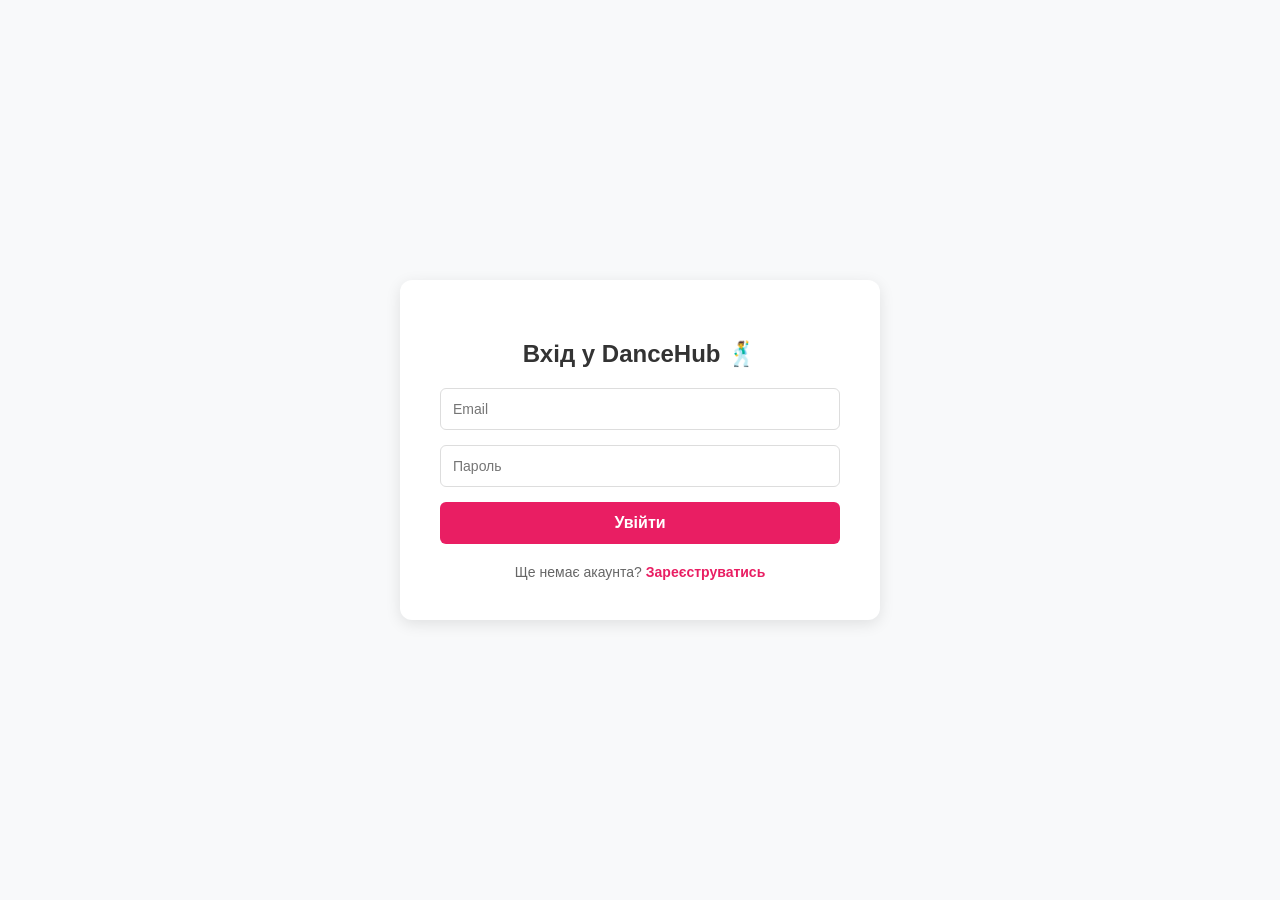
<file: login.html>
<!DOCTYPE html>
<html lang="uk">
<head>
    <meta charset="UTF-8">
    <meta name="viewport" content="width=device-width, initial-scale=1.0">
    <title>DanceHub - Вхід</title>
    <style>
        body { font-family: 'Segoe UI', Tahoma, Geneva, Verdana, sans-serif; background-color: #f8f9fa; display: flex; justify-content: center; align-items: center; height: 100vh; margin: 0; }
        .login-container { background: white; padding: 40px; border-radius: 12px; box-shadow: 0 4px 15px rgba(0,0,0,0.1); width: 100%; max-width: 400px; }
        h2 { text-align: center; color: #333; margin-bottom: 20px; }
        .form-group { margin-bottom: 15px; }
        .form-group input { width: 100%; padding: 12px; border: 1px solid #ddd; border-radius: 6px; box-sizing: border-box; font-size: 14px; }
        .submit-btn { width: 100%; padding: 12px; background-color: #e91e63; color: white; border: none; border-radius: 6px; font-size: 16px; font-weight: bold; cursor: pointer; transition: background 0.3s; }
        .submit-btn:hover { background-color: #c2185b; }
        #message { text-align: center; margin-top: 15px; font-weight: bold; }
        .register-link { text-align: center; margin-top: 20px; display: block; color: #666; text-decoration: none; font-size: 14px; }
        .register-link span { color: #e91e63; font-weight: bold; }
    </style>
</head>
<body>

    <div class="login-container">
        <h2>Вхід у DanceHub 🕺</h2>
        
        <div class="form-group">
            <input type="email" id="email" placeholder="Email" required>
        </div>
        <div class="form-group">
            <input type="password" id="password" placeholder="Пароль" required>
        </div>
        
        <button class="submit-btn" onclick="loginUser()">Увійти</button>
        
        <p id="message"></p>

        <a href="register.html" class="register-link">Ще немає акаунта? <span>Зареєструватись</span></a>
    </div>

    <script>
        async function loginUser() {
            const loginData = {
                email: document.getElementById('email').value,
                password: document.getElementById('password').value
            };

            const messageElement = document.getElementById('message');

            try {
                // Відправляємо дані на бекенд для ПЕРЕВІРКИ
                const response = await fetch("https://dancehub-api.onrender.com/login", {
                    method: "POST",
                    headers: { "Content-Type": "application/json" },
                    body: JSON.stringify(loginData)
                });

                const result = await response.json();

                if (response.ok) {
    messageElement.style.color = "green";
    messageElement.innerText = result.message; 
    
    // ПЕРЕД ЗАПИСОМ НОВИХ ДАНИХ ОЧИЩАЄМО ВСЕ СТАРЕ
    localStorage.clear();

    // ЗБЕРІГАЄМО НОВІ СПРАВЖНІ ДАНІ З БЕКЕНДУ
    localStorage.setItem("isLoggedIn", "true");
    localStorage.setItem("user_id", result.id); 
    localStorage.setItem("user_name", result.name || "Користувач"); // ТЕПЕР З ПІДКРЕСЛЕННЯМ!
    localStorage.setItem("name", result.name || "Користувач");      // ДУБЛЮЄМО ПРО ВСЯК ВИПАДОК
    localStorage.setItem("userRole", result.role || "dancer");

    // Розумний редирект: якщо адмін — в адмінку, інакше — в кабінет
    setTimeout(() => {
        if (result.role === "admin") {
            window.location.href = "admin.html";
        } else {
            window.location.href = "cabinet.html";
        }
    }, 1500);

} else {
                    // ... (тут залишається те, що й було: обробка помилок)
                    messageElement.style.color = "red";
                    messageElement.innerText = "Помилка: " + result.detail;
                }
            } catch (error) {
                messageElement.style.color = "red";
                messageElement.innerText = "Сервер не відповідає. Перевір бекенд!";
            }
        }
    </script>
</body>
</html>
</file>
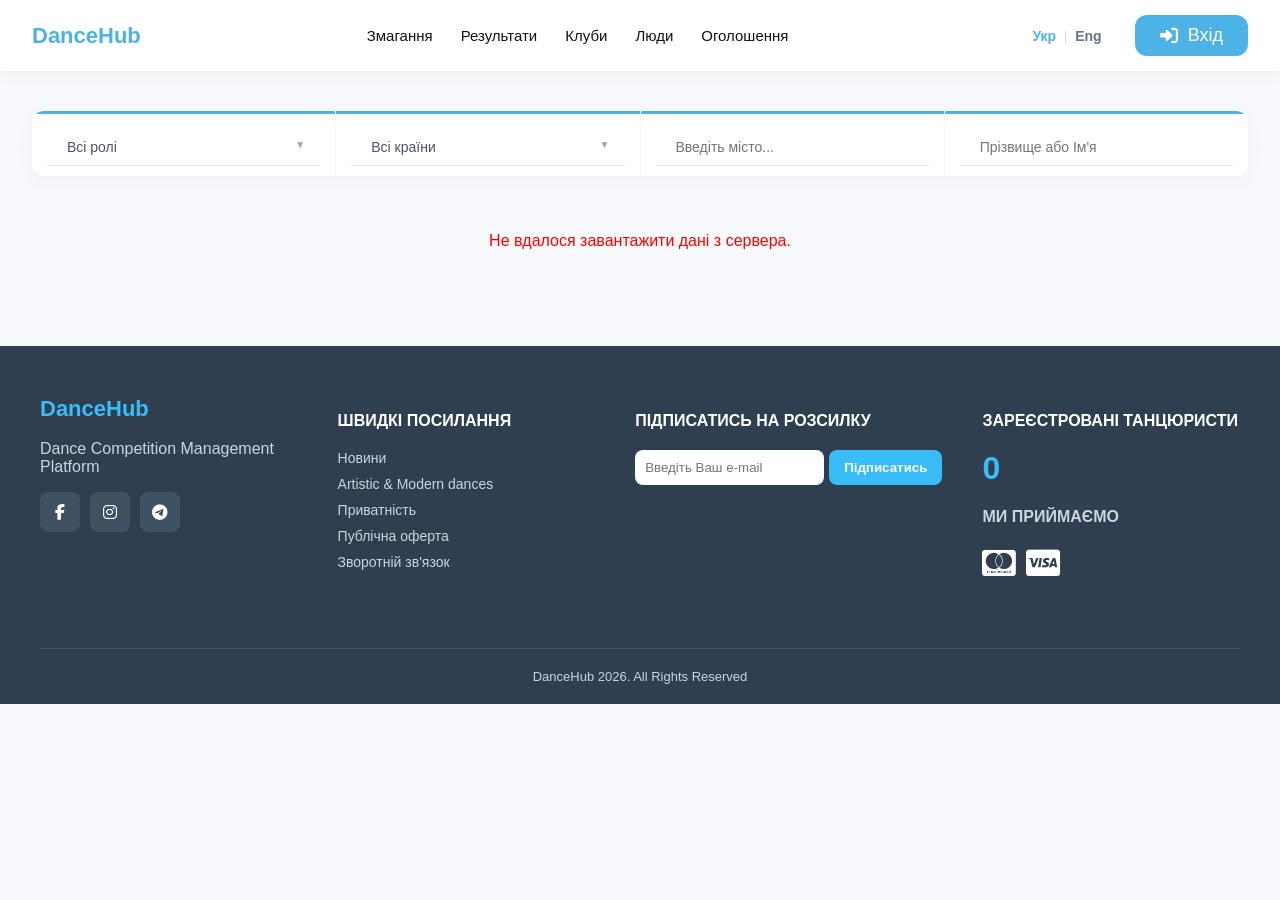
<file: people.html>
<!DOCTYPE html>
<html lang="uk">
<head>
    <meta charset="UTF-8">
    <meta name="viewport" content="width=device-width, initial-scale=1.0">
    <title>DanceHub - Люди</title>
    <link rel="stylesheet" href="css/style.css">
    <link rel="stylesheet" href="css/people.css">
    <link rel="stylesheet" href="https://cdnjs.cloudflare.com/ajax/libs/font-awesome/6.5.0/css/all.min.css">
</head>
<body>

<header class="header">
    <div class="container">
        <div class="logo">DanceHub</div>
        
        <div class="burger" id="burger">
            <span></span>
            <span></span>
            <span></span>
        </div>

        <nav class="nav" id="nav">
            <ul>
                <li><a href="index.html" data-lang-key="nav_comp">Змагання</a></li>
                <li><a href="results.html" data-lang-key="nav_results">Результати</a></li>
                <li><a href="clubs.html" data-lang-key="nav_clubs">Клуби</a></li>
                <li><a href="people.html" class="active" data-lang-key="nav_people">Люди</a></li>
                <li><a href="ads.html" data-lang-key="nav_ads">Оголошення</a></li>
            </ul>
        </nav>
        
        <div class="header-right">
            <div class="lang-switcher">
                <span class="lang active">Укр</span><span class="separator">|</span><span class="lang">Eng</span>
            </div>
            <a href="login.html" class="login-btn"><i class="fa-solid fa-right-to-bracket"></i> <span data-lang-key="login">Вхід</span></a>
        </div>
    </div>
</header>

<main class="container">
    
    <div class="people-filter-panel">
        <div class="p-filter-item">
            <select class="p-select" id="people-role-filter">
                <option value="all" data-lang-key="filter_all_roles">Всі ролі</option>
                <option value="dancer" data-lang-key="filter_dancer">Танцюрист</option>
                <option value="trainer" data-lang-key="filter_trainer">Тренер</option>
            </select>
            <span class="p-arrow">▼</span>
        </div>
        
        <div class="p-filter-item">
            <select class="p-select" id="people-country-filter">
                <option value="all" data-lang-key="filter_all_countries">Всі країни</option>
                <option value="ua">Ukraine (Україна)</option>
                <option value="pl">Poland (Польща)</option>
                <option value="de">Germany (Німеччина)</option>
                <option value="us">USA (США)</option>
                <option value="gb">United Kingdom (Велика Британія)</option>
                <option value="fr">France (Франція)</option>
                <option value="it">Italy (Італія)</option>
                <option value="es">Spain (Іспанія)</option>
            </select>
            <span class="p-arrow">▼</span>
        </div>
        
        <div class="p-filter-item search-input-box">
            <input type="text" class="p-input" id="people-city-filter" data-lang-placeholder="filter_enter_city" placeholder="Введіть місто...">
        </div>
        
        <div class="p-filter-item search-input-box">
            <input type="text" class="p-input" id="people-search" data-lang-placeholder="search_surname" placeholder="Прізвище або Ім'я">
        </div>
    </div>

    <div class="people-grid" id="people-container">
        <p style="text-align:center; grid-column: 1/-1; padding: 40px; color: #888; font-size: 16px;">Завантаження...</p>
    </div>

</main>

<footer class="footer">
    <div class="footer-container">
        <div class="footer-col">
            <h2 class="logo">DanceHub</h2>
            <p data-lang-key="footer_desc">Dance Competition Management Platform</p>
            <div class="socials">
                <a href="#" target="_blank" class="social"><i class="fab fa-facebook-f"></i></a>
                <a href="#" target="_blank" class="social"><i class="fab fa-instagram"></i></a>
                <a href="#" target="_blank" class="social"><i class="fab fa-telegram"></i></a>
            </div>
        </div>

        <div class="footer-col">
            <h3 data-lang-key="footer_links_title">ШВИДКІ ПОСИЛАННЯ</h3>
            <ul>
                <li data-lang-key="footer_news">Новини</li>
                <li>Artistic & Modern dances</li>
                <li data-lang-key="footer_privacy">Приватність</li>
                <li data-lang-key="footer_offer">Публічна оферта</li>
                <li data-lang-key="footer_contact">Зворотній зв'язок</li>
            </ul>
        </div>

        <div class="footer-col">
            <h3 data-lang-key="footer_sub_title">ПІДПИСАТИСЬ НА РОЗСИЛКУ</h3>
            <div class="subscribe">
                <input type="email" data-lang-placeholder="footer_email_placeholder" placeholder="Введіть Ваш e-mail">
                <button data-lang-key="footer_sub_btn">Підписатись</button>
            </div>
        </div>

        <div class="footer-col">
            <h3 data-lang-key="footer_stats_title">ЗАРЕЄСТРОВАНІ ТАНЦЮРИСТИ</h3>
            <p class="big-number" id="dancers-count">0</p>
            <h4 data-lang-key="footer_payment_title">МИ ПРИЙМАЄМО</h4>
            <p class="payment-icons">
                <i class="fab fa-cc-mastercard"></i>
                <i class="fab fa-cc-visa"></i>
            </p>
        </div>
    </div>

    <div class="footer-bottom">
        DanceHub 2026. <span data-lang-key="footer_rights">All Rights Reserved</span>
    </div>
</footer>

<script src="js/script.js"></script>
</body>
</html>
</file>
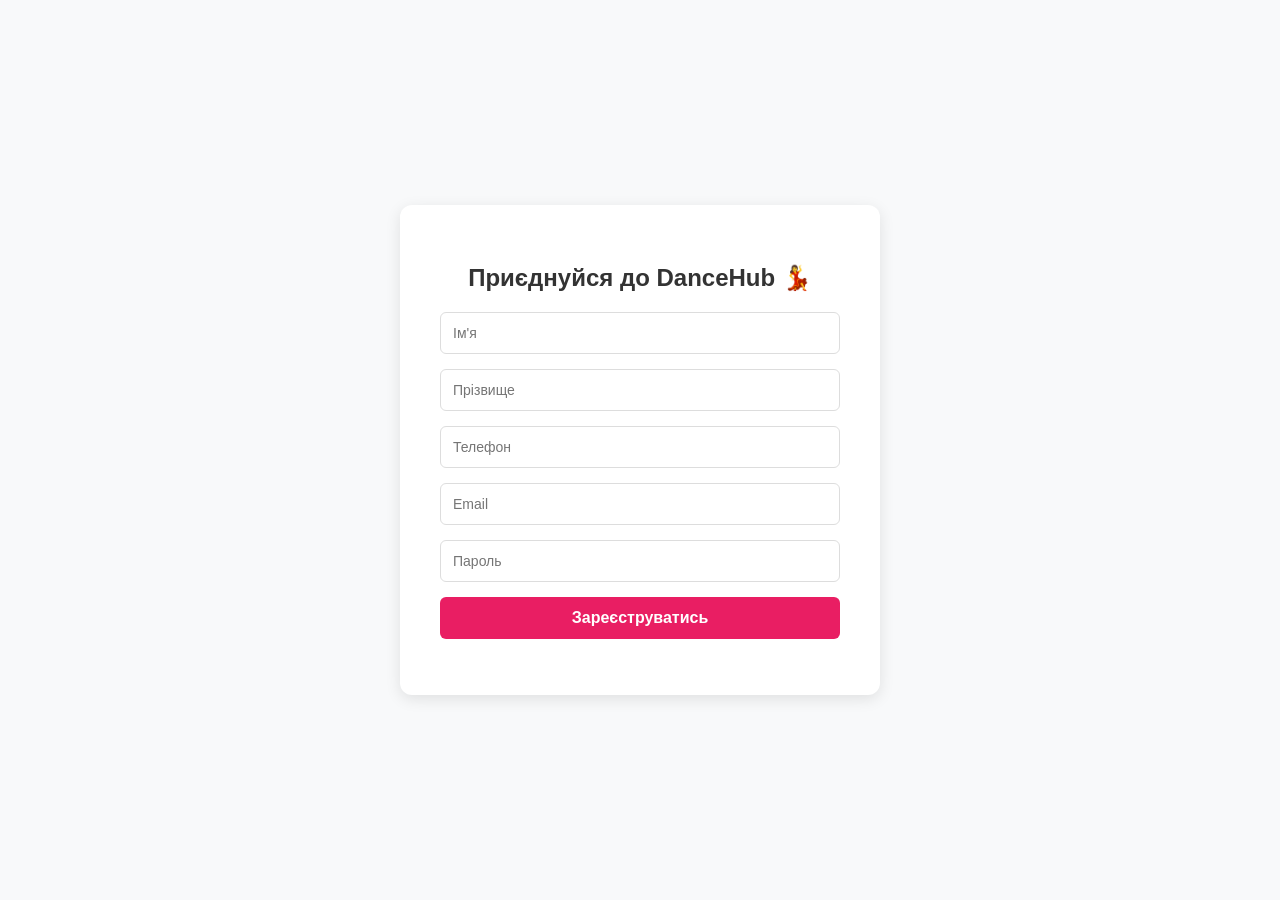
<file: register.html>
<!DOCTYPE html>
<html lang="uk">
<head>
    <meta charset="UTF-8">
    <meta name="viewport" content="width=device-width, initial-scale=1.0">
    <title>DanceHub - Реєстрація</title>
    <style>
        body { font-family: 'Segoe UI', Tahoma, Geneva, Verdana, sans-serif; background-color: #f8f9fa; display: flex; justify-content: center; align-items: center; height: 100vh; margin: 0; }
        .register-container { background: white; padding: 40px; border-radius: 12px; box-shadow: 0 4px 15px rgba(0,0,0,0.1); width: 100%; max-width: 400px; }
        h2 { text-align: center; color: #333; margin-bottom: 20px; }
        .form-group { margin-bottom: 15px; }
        .form-group input { width: 100%; padding: 12px; border: 1px solid #ddd; border-radius: 6px; box-sizing: border-box; font-size: 14px; }
        .submit-btn { width: 100%; padding: 12px; background-color: #e91e63; color: white; border: none; border-radius: 6px; font-size: 16px; font-weight: bold; cursor: pointer; transition: background 0.3s; }
        .submit-btn:hover { background-color: #c2185b; }
        #message { text-align: center; margin-top: 15px; font-weight: bold; }
    </style>
</head>
<body>

    <div class="register-container">
        <h2>Приєднуйся до DanceHub 💃</h2>
        
        <div class="form-group">
            <input type="text" id="firstName" placeholder="Ім'я" required>
        </div>
        <div class="form-group">
            <input type="text" id="lastName" placeholder="Прізвище" required>
        </div>
        <div class="form-group">
            <input type="tel" id="phone" placeholder="Телефон" required>
        </div>
        <div class="form-group">
            <input type="email" id="email" placeholder="Email" required>
        </div>
        <div class="form-group">
            <input type="password" id="password" placeholder="Пароль" required>
        </div>
        
        <button class="submit-btn" onclick="registerUser()">Зареєструватись</button>
        
        <p id="message"></p>
    </div>

    <script>
        async function registerUser() {
            // Беремо текст з полів вводу
            const userData = {
                first_name: document.getElementById('firstName').value,
                last_name: document.getElementById('lastName').value,
                phone: document.getElementById('phone').value,
                email: document.getElementById('email').value,
                password: document.getElementById('password').value
            };

            const messageElement = document.getElementById('message');

            try {
                // Відправляємо дані на наш бекенд (переконайся, що uvicorn працює!)
                const response = await fetch("https://dancehub-api.onrender.com/register", {
                    method: "POST",
                    headers: { "Content-Type": "application/json" },
                    body: JSON.stringify(userData)
                });

                const result = await response.json();

                if (response.ok) {
                    messageElement.style.color = "green";
                    messageElement.innerText = "Успіх! " + result.message;
                    // Пізніше ми тут зробимо автоматичний перехід на сторінку логіну або профілю
                } else {
                    messageElement.style.color = "red";
                    messageElement.innerText = "Помилка: " + result.detail;
                }
            } catch (error) {
                messageElement.style.color = "red";
                messageElement.innerText = "Сервер не відповідає. Перевір, чи запущений бекенд!";
            }
        }
    </script>
</body>
</html>
</file>
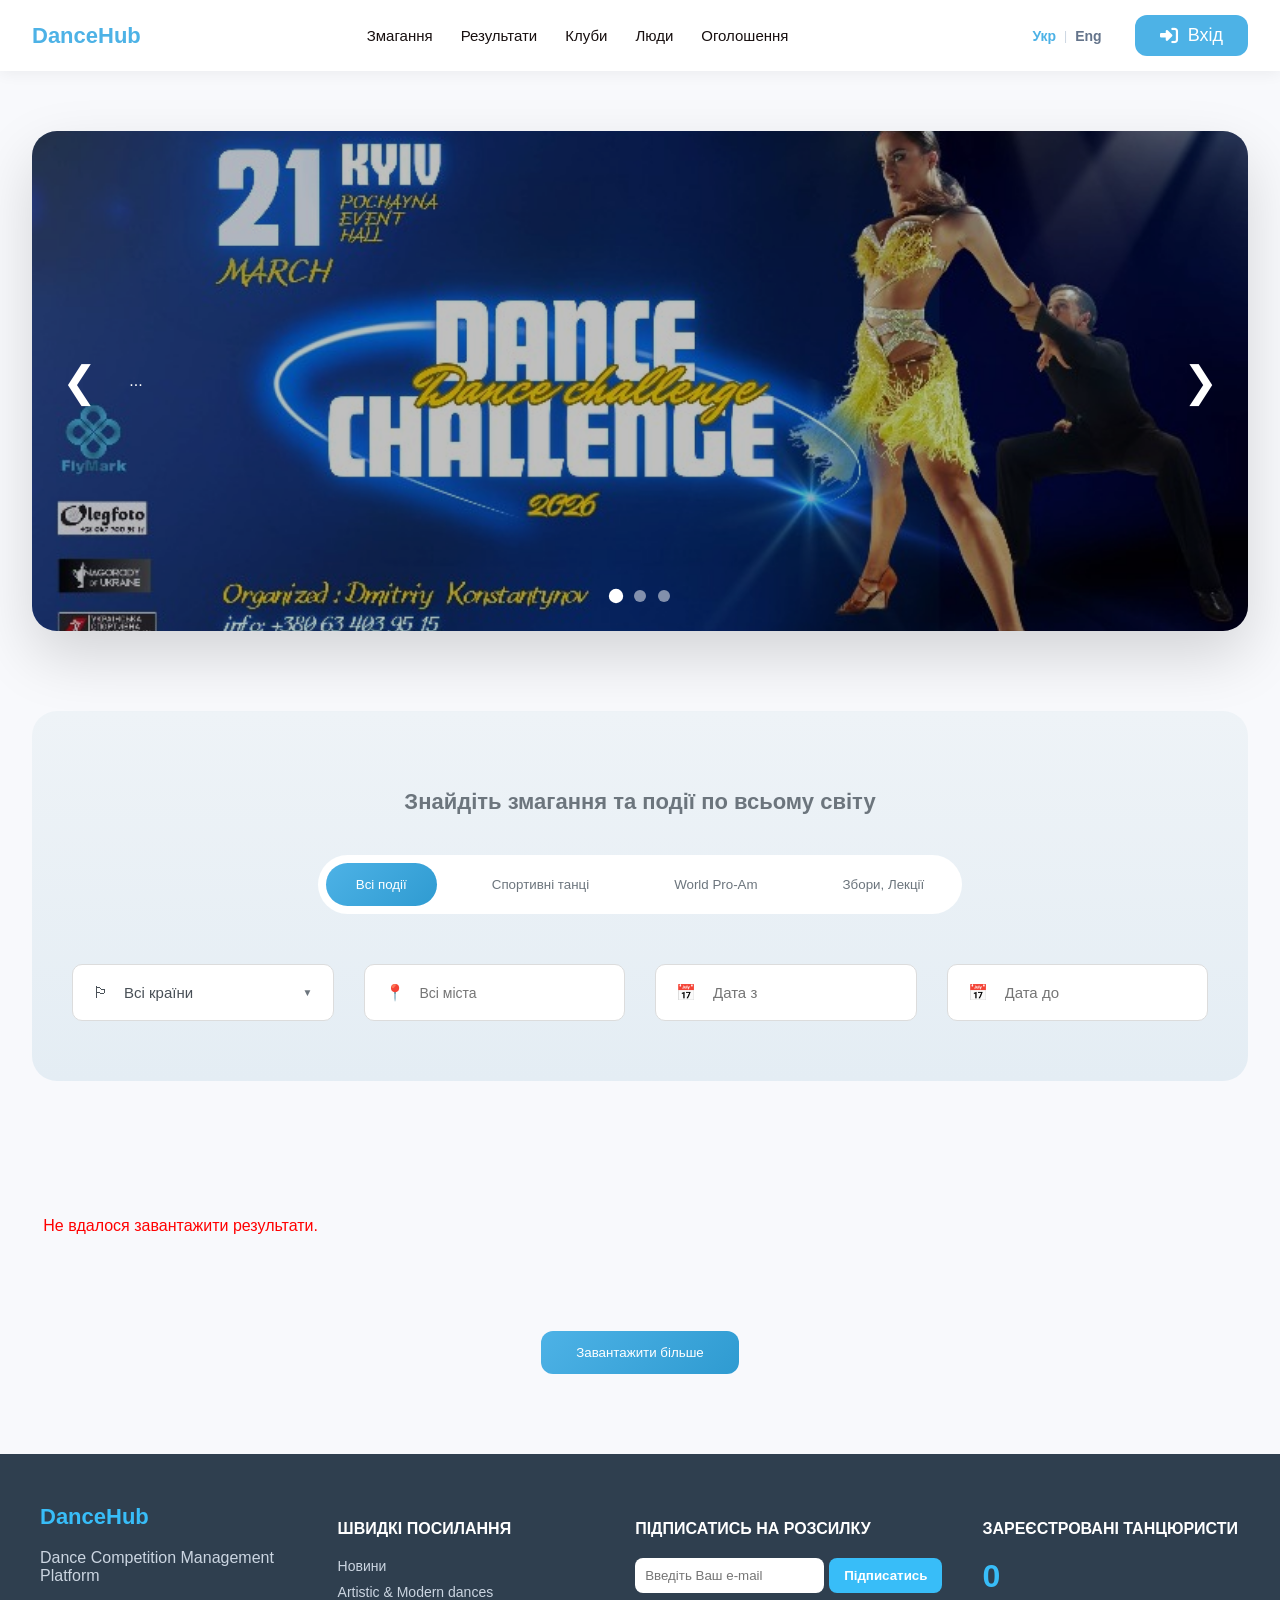
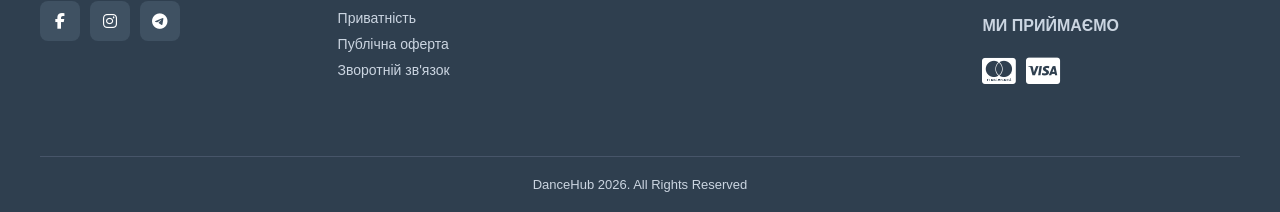
<file: results.html>
<!DOCTYPE html>
<html lang="uk">
<head>
    <meta charset="UTF-8">
    <meta name="viewport" content="width=device-width, initial-scale=1.0">
    <title>DanceHub - Результати</title>

    <link rel="stylesheet" href="css/style.css">
    <link rel="stylesheet" href="https://cdnjs.cloudflare.com/ajax/libs/font-awesome/6.5.0/css/all.min.css">
    <style>
        .badge.finished { background: #6c757d; }
        
        /* Правильна логіка показу: ховаємо картки, які мають спеціальний клас від load-more або фільтра */
        #results-container .card-button.hidden,
        #results-container .card-button.load-more-hidden { 
            display: none !important; 
        }
    </style>
</head>
<body>

<header class="header">
    <div class="container">
        <div class="logo">DanceHub</div>
        <div class="burger" id="burger">
            <span></span><span></span><span></span>
        </div>
        <nav class="nav" id="nav">
            <ul>
                <li><a href="index.html" data-lang-key="nav_comp">Змагання</a></li>
                <li><a href="results.html" class="active" data-lang-key="nav_results">Результати</a></li>
                <li><a href="clubs.html" data-lang-key="nav_clubs">Клуби</a></li>
                <li><a href="people.html" data-lang-key="nav_people">Люди</a></li>
                <li><a href="#" data-lang-key="nav_ads">Оголошення</a></li>
            </ul>
        </nav>
        <div class="header-right">
            <div class="lang-switcher">
                <span class="lang active">Укр</span><span class="separator">|</span><span class="lang">Eng</span>
            </div>
            <a href="login.html" class="login-btn">
                <i class="fa-solid fa-right-to-bracket"></i> <span data-lang-key="login">Вхід</span>
            </a>
        </div>
    </div>
</header>

<section class="hero">
    <div class="hero-slide active"><img src="assets/images/dance1.jpg" alt="Dance Event"><div class="hero-content">...</div></div>
    <div class="hero-slide"><img src="assets/images/dance2.png" alt="Dance Event"><div class="hero-content">...</div></div>
    <div class="hero-slide"><img src="assets/images/dance3.jpg" alt="Dance Event"><div class="hero-content">...</div></div>
    <div class="slider-controls"><span class="prev">&#10094;</span><span class="next">&#10095;</span></div>
    <div class="dots"></div>
</section>

<section class="events-search">
    <h2 class="events-title" data-lang-key="search_title">Знайдіть змагання та події по всьому світу</h2>

    <div class="events-tabs" id="results-tabs">
        <button class="tab active" data-type="all" data-lang-key="tab_all">Всі події</button>
        <button class="tab" data-type="sport" data-lang-key="tab_sport">Спортивні танці</button>
        <button class="tab" data-type="pro-am" data-lang-key="tab_pro_am">World Pro-Am</button>
        <button class="tab" data-type="lessons" data-lang-key="tab_lessons">Збори, Лекції</button>
    </div>

    <div class="events-filters">
        <div class="filter-box">
            <span class="icon">🏳</span>
            <select id="results-country-filter" class="custom-select">
                <option value="all" data-lang-key="filter_all_countries">Всі країни</option>
                <option value="ua">Ukraine (Україна)</option>
                <option value="pl">Poland (Польща)</option>
                <option value="ee">Estonia (Естонія)</option>
                <option value="fi">Finland (Фінляндія)</option>
                <option value="fr">France (Франція)</option>
                <option value="ge">Georgia (Грузія)</option>
                <option value="de">Germany (Німеччина)</option>
                <option value="gr">Greece (Греція)</option>
                <option value="md">Moldova (Молдова)</option>
                <option value="pt">Portugal (Португалія)</option>
                <option value="ro">Romania (Румунія)</option>
                <option value="rs">Serbia (Сербія)</option>
                <option value="ae">United Arab Emirates (ОАЕ)</option>
                <option value="uk">United Kingdom (Велика Британія)</option>
                <option value="us">USA (США)</option>
            </select>
            <span class="arrow">▼</span>
        </div>

        <div class="filter-box">
            <span class="icon">📍</span>
            <input type="text" id="results-city-filter" data-lang-placeholder="filter_all_cities" placeholder="Введіть місто..." style="background: transparent; border: none; outline: none; width: 100%; color: inherit; font-size: 14px; font-family: inherit; padding: 0;">
        </div>

        <div class="filter-box">
            <span class="icon">📅</span>
            <input type="text" id="results-date-from" data-lang-placeholder="date_from" placeholder="Дата з" class="custom-date" onfocus="(this.type='date')" onblur="(this.value==''?this.type='text':this.type='date')">
        </div>

        <div class="filter-box">
            <span class="icon">📅</span>
            <input type="text" id="results-date-to" data-lang-placeholder="date_to" placeholder="Дата до" class="custom-date" onfocus="(this.type='date')" onblur="(this.value==''?this.type='text':this.type='date')">
        </div>
    </div>
</section>

<div class="events" id="results-container">
    <p style="text-align:center; grid-column: 1/-1; padding: 40px; color: #888; font-size: 16px;">Завантаження результатів...</p>
</div>

<div class="load-more">
    <button id="load-more-results-btn" data-lang-key="btn_load_more">Завантажити більше результатів</button>
</div>

<footer class="footer">
    <div class="footer-container">
        <div class="footer-col">
            <h2 class="logo">DanceHub</h2>
            <p data-lang-key="footer_desc">Dance Competition Management Platform</p>
            <div class="socials">
                <a href="#" target="_blank" class="social"><i class="fab fa-facebook-f"></i></a>
                <a href="#" target="_blank" class="social"><i class="fab fa-instagram"></i></a>
                <a href="#" target="_blank" class="social"><i class="fab fa-telegram"></i></a>
            </div>
        </div>
        <div class="footer-col">
            <h3 data-lang-key="footer_links_title">ШВИДКІ ПОСИЛАННЯ</h3>
            <ul>
                <li data-lang-key="footer_news">Новини</li>
                <li>Artistic & Modern dances</li>
                <li data-lang-key="footer_privacy">Приватність</li>
                <li data-lang-key="footer_offer">Публічна оферта</li>
                <li data-lang-key="footer_contact">Зворотній зв'язок</li>
            </ul>
        </div>
        <div class="footer-col">
            <h3 data-lang-key="footer_sub_title">ПІДПИСАТИСЬ НА РОЗСИЛКУ</h3>
            <div class="subscribe">
                <input type="email" data-lang-placeholder="footer_email_placeholder" placeholder="Введіть Ваш e-mail">
                <button data-lang-key="footer_sub_btn">Підписатись</button>
            </div>
        </div>
        <div class="footer-col">
            <h3 data-lang-key="footer_stats_title">ЗАРЕЄСТРОВАНІ ТАНЦЮРИСТИ</h3>
            <p class="big-number" id="dancers-count">0</p>
            <h4 data-lang-key="footer_payment_title">МИ ПРИЙМАЄМО</h4>
            <p class="payment-icons"><i class="fab fa-cc-mastercard"></i><i class="fab fa-cc-visa"></i></p>
        </div>
    </div>
    <div class="footer-bottom">DanceHub 2026. <span data-lang-key="footer_rights">All Rights Reserved</span></div>
</footer>

<script src="js/script.js"></script>
</body>
</html>
</file>
<file: css/style.css>
* { box-sizing: border-box; }
body { margin: 0; font-family: 'Segoe UI', sans-serif; background-color: #f8f9fc; }
.container { width: 95%; max-width: 1300px; margin: 0 auto; }

/* HEADER */
.header { background: #fff; padding: 15px 0; box-shadow: 0 2px 15px rgba(0,0,0,0.06); position: sticky; top: 0; z-index: 1000; }
.header .container { display: flex; align-items: center; justify-content: space-between; position: relative; }
.logo { font-size: 22px; font-weight: 700; color: #4db2e6; z-index: 2005; }
.nav ul { display: flex; list-style: none; gap: 28px; margin: 0; padding: 0; }
.nav a { text-decoration: none; color: #170f0f; font-weight: 500; font-size: 15px; position: relative; transition: 0.3s; }
.nav a::after { content: ""; position: absolute; left: 0; bottom: -6px; width: 0; height: 2px; background: #6c63ff; transition: 0.3s; }
.nav a:hover { color: #6c63ff; }
.nav a:hover::after { width: 100%; }

/* HEADER RIGHT */
.header-right { display: flex; align-items: center; gap: 15px; z-index: 2005; }
.lang-switcher { background: #fff; padding: 8px 18px; border-radius: 12px; display: flex; align-items: center; gap: 5px; font-weight: 500; color: #a0a0a0; }
.lang-switcher .lang { cursor: pointer; font-size: 14px; font-weight: 600; color: #64748b; transition: all 0.3s ease; user-select: none; }
.lang-switcher .lang:hover:not(.active) { color: #4db2e6; }
.lang-switcher .lang.active { color: #4db2e6; pointer-events: none; }
.lang-switcher .separator { color: #cbd5e1; margin: 0 3px; font-size: 12px; }
.login-btn { background: #4db2e6; color: #fff; padding: 10px 25px; border-radius: 12px; text-decoration: none; font-weight: 500; display: flex; align-items: center; gap: 10px; transition: 0.3s; font-size: 18px; }
.login-btn:hover { background: #2f9bd1; }

/* HERO */
.hero { position: relative; width: 95%; max-width: 2500px; height: 500px; margin: 60px auto; border-radius: 25px; overflow: hidden; box-shadow: 0 25px 60px rgba(0,0,0,0.15); }
.hero-slide { position: absolute; inset: 0; opacity: 0; transition: opacity 0.8s ease; }
.hero-slide.active { opacity: 1; z-index: 1; }
.hero-slide::after { content: ""; position: absolute; inset: 0; background: rgba(0,0,0,0.25); }
.hero-slide img { width: 100%; height: 100%; object-fit: cover; }
.hero-content { position: absolute; z-index: 5; color: #fff; left: 8%; top: 50%; transform: translateY(-50%); }
.slider-controls { position: absolute; inset: 0; display: flex; align-items: center; justify-content: space-between; padding: 0 30px; z-index: 10; pointer-events: none; }
.slider-controls span { font-size: 42px; color: #fff; cursor: pointer; pointer-events: auto; transition: 0.3s; }
.slider-controls span:hover { transform: scale(1.2); }
.dots { position: absolute; bottom: 25px; width: 100%; text-align: center; z-index: 10; }
.dot { height: 12px; width: 12px; margin: 0 6px; background: rgba(255,255,255,0.5); border-radius: 50%; display: inline-block; cursor: pointer; transition: 0.3s; }
.dot.active { background: #fff; transform: scale(1.2); }

/* SEARCH & FILTERS */
.events-search { margin: 80px auto; width: 95%; max-width: 1500px; padding: 60px 40px; border-radius: 25px; background: linear-gradient(180deg, #eef3f7 0%, #e4edf4 100%); }
.events-title { text-align: center; font-size: 22px; color: #6c757d; margin-bottom: 40px; }
.events-tabs { display: flex; justify-content: center; gap: 25px; background: #fff; padding: 8px; border-radius: 50px; width: fit-content; margin: 0 auto 50px; }
.tab { padding: 14px 30px; border: none; background: transparent; cursor: pointer; font-weight: 500; color: #6c757d; border-radius: 40px; transition: all 0.3s ease; }
.tab.active { background: linear-gradient(135deg, #4db2e6, #2f9bd1); color: #fff; }
.events-filters { display: flex; justify-content: space-between; gap: 30px; }
.filter-box { flex: 1; background: #fff; border-radius: 10px; padding: 18px 20px; display: flex; align-items: center; gap: 15px; color: #495057; border: 1px solid #dcdcdc; position: relative; }
.filter-box select, .filter-box input, .custom-select, .custom-date { border: none; background: transparent; outline: none; width: 100%; font-family: inherit; font-size: 15px; color: #495057; cursor: pointer; }
.custom-select { appearance: none; -webkit-appearance: none; -moz-appearance: none; padding-right: 20px; z-index: 2; }
.filter-box .arrow { pointer-events: none; position: absolute; right: 20px; font-size: 10px; color: #6c757d; }
optgroup { font-weight: bold; color: #4db2e6; background: #fff; font-style: normal; }
option { color: #495057; padding: 10px; }

/* GRID & CARDS */
.events { display: grid; grid-template-columns: repeat(4, 1fr); gap: 25px; padding: 40px; }
.card { background: #fff; border-radius: 15px; overflow: hidden; box-shadow: 0 4px 15px rgba(0,0,0,0.1); }
.card-image { height: 170px; }
.card-image img { width: 100%; height: 100%; object-fit: cover; }
.card-body { padding: 15px; }
.badge { background: green; color: #fff; padding: 5px 10px; border-radius: 6px; font-size: 13px; }
.load-more { text-align: center; margin-top: 40px; }
.load-more button { background: linear-gradient(135deg, #4db2e6, #2f9bd1); color: #fff; border: none; padding: 14px 35px; border-radius: 12px; cursor: pointer; }
.card-button { text-decoration: none; color: inherit; display: block; transition: transform 0.2s ease; }
.card-button:hover { transform: translateY(-5px); }
.events .card-button { display: none; }
.events .card-button:nth-child(-n+4) { display: block; }
.events.show-all .card-button { display: block; }

/* FOOTER */
.footer { background: #2f3f4f; color: #cbd5e1; padding: 50px 40px 20px; margin-top: 80px; width: 100%; }
.footer-container { display: grid; grid-template-columns: repeat(4, 1fr); gap: 40px; max-width: 1300px; margin: 0 auto; }
.footer h2.logo { color: #38bdf8; margin-top: 0; }
.footer h3 { color: #fff; margin-bottom: 20px; font-size: 16px; }
.footer ul { list-style: none; padding: 0; margin: 0; }
.footer ul li { margin-bottom: 10px; font-size: 14px; cursor: pointer; }
.footer ul li:hover { color: #38bdf8; }
.socials { display: flex; gap: 10px; margin-top: 15px; }
.social { width: 40px; height: 40px; background: #3f5162; display: flex; align-items: center; justify-content: center; border-radius: 8px; color: #fff; text-decoration: none; }
.subscribe { display: flex; gap: 5px; }
.subscribe input { padding: 10px; border-radius: 8px; border: none; flex: 1; min-width: 0; }
.subscribe button { background: #38bdf8; border: none; color: #fff; padding: 10px 15px; border-radius: 8px; cursor: pointer; font-weight: bold; }
.big-number { font-size: 32px; color: #38bdf8; font-weight: bold; margin: 5px 0; }
.payment-icons { font-size: 30px; display: flex; gap: 10px; margin-top: 10px; color: #fff; }
.footer-bottom { text-align: center; margin-top: 40px; padding-top: 20px; border-top: 1px solid #475569; font-size: 13px; }

/* ПЕРЕКЛАД */
[data-lang-key] { transition: opacity 0.2s ease-in-out; }

/* BURGER */
.burger { display: none; flex-direction: column; justify-content: space-between; width: 30px; height: 20px; cursor: pointer; z-index: 2005; }
.burger span { width: 100%; height: 3px; background: #111; border-radius: 5px; transition: all 0.3s ease; }

/* BURGER ANIMATION */
.burger.active span:nth-child(1) { transform: translateY(8px) rotate(45deg); }
.burger.active span:nth-child(2) { opacity: 0; }
.burger.active span:nth-child(3) { transform: translateY(-8px) rotate(-45deg); }

/* MOBILE */
@media (max-width: 768px) {
    .burger { display: flex; margin-left: 10px; }
    
    .header .container { flex-wrap: wrap; }
    
    .header-right { margin-left: auto; margin-right: 15px; }
    .lang-switcher { padding: 4px 8px; font-size: 12px; }
    .login-btn { padding: 5px 10px; font-size: 14px; gap: 5px; }
    .login-btn span { display: none; }
    
    /* NAV MOBILE */
    .nav { position: fixed; top: 0; right: 0; width: 100%; height: 100vh; background: #fff; display: flex; flex-direction: column; justify-content: center; align-items: center; transform: translateX(100%); transition: transform 0.4s ease-in-out; z-index: 2000; }
    .nav.active { transform: translateX(0); }
    .nav ul { display: flex; flex-direction: column; gap: 30px; text-align: center; padding: 0; }
    .nav a { font-size: 22px; color: #111; display: block; }
    
    .hero { width: 95% !important; height: 210px !important; margin: 20px auto !important; }
    .events-search { width: 95% !important; padding: 30px 15px !important; }
    .events-tabs { flex-direction: column !important; width: 100% !important; }
    .tab { width: 100% !important; }
    .events-filters { flex-direction: column !important; }
    .events { grid-template-columns: 1fr !important; padding: 20px 15px !important; }
    
    .footer-container { grid-template-columns: 1fr !important; text-align: center; }
    .subscribe { flex-direction: column !important; }
    .socials, .payment-icons { justify-content: center; }
}
</file>
<file: css/event.css>
/* Сторінка деталізації івенту */
.event-container {
    background-color: #fff;
    border-radius: 15px;
    padding: 30px;
    margin: 40px auto;
    box-shadow: 0 4px 20px rgba(0,0,0,0.05);
    display: flex;
    flex-wrap: wrap;
    gap: 30px;
}

/* Ліва частина: Постер */
.event-left {
    flex: 1.2;
    min-width: 300px;
    position: relative;
}

/* Оновлені стилі для обгортки і самої картинки */
.poster-wrapper {
    position: relative;
    width: 100%;
    height: 400px; /* Ось воно! Обмеження по висоті */
    background-color: #f4f7f6; /* Легкий фон під фото */
    border-radius: 12px;
    overflow: hidden;
    display: flex;
    justify-content: center;
    align-items: center;
}

.event-left img {
    width: 100%;
    height: 100%;
    object-fit: contain; /* Не дає фотографії сплющуватись */
    display: block;
}

.badge-reg {
    position: absolute;
    top: 15px;
    left: 15px;
    background: #28a745;
    color: white;
    padding: 6px 14px;
    border-radius: 20px;
    font-size: 13px;
    font-weight: bold;
    z-index: 2;
}

/* Права частина: Інфо блоки */
.event-right {
    flex: 1;
    min-width: 300px;
}

.event-right h1 {
    font-size: 28px;
    margin-bottom: 25px;
    color: #333;
}

.info-item {
    background: #eef7ff;
    border-radius: 10px;
    padding: 10px 15px;
    display: flex;
    align-items: center;
    margin-bottom: 12px;
    gap: 15px;
}

.info-item .icon-box {
    background: #4db2e6;
    color: white;
    width: 36px;
    height: 36px;
    display: flex;
    align-items: center;
    justify-content: center;
    border-radius: 8px;
    flex-shrink: 0;
}

.info-content label {
    display: block;
    font-size: 10px;
    color: #8fa1b3;
    text-transform: uppercase;
    font-weight: bold;
}

.info-content span {
    font-size: 15px;
    font-weight: 600;
    color: #2c3e50;
}

/* Кнопки під постером */
.action-buttons {
    display: flex;
    gap: 15px;
    margin-top: 20px;
    width: 100%;
}

.btn-blue, .btn-orange {
    flex: 1;
    padding: 12px;
    border: none;
    border-radius: 10px;
    color: white;
    font-weight: bold;
    cursor: pointer;
    display: flex;
    align-items: center;
    justify-content: center;
    gap: 10px;
}

.btn-blue { background-color: #4db2e6; }
.btn-orange { background-color: #ff8a3d; }

/* Малі посилання внизу */
.bottom-links {
    margin-top: 20px;
    display: flex;
    gap: 20px;
    font-size: 14px;
    color: #4db2e6;
}

.bottom-links a {
    text-decoration: none;
    color: inherit;
    display: flex;
    align-items: center;
    gap: 5px;
}

/* Статистика */
.stats-grid {
    display: grid;
    grid-template-columns: repeat(4, 1fr);
    gap: 20px;
    margin-top: 30px;
}

.stat-card {
    background: #f8fbff;
    padding: 20px;
    border-radius: 12px;
    text-align: center;
    border: 1px solid #eef2f7;
}

.stat-card h2 { color: #2c3e50; margin: 0; font-size: 28px; }
.stat-card p { color: #8fa1b3; font-size: 12px; margin-top: 5px; font-weight: bold; }

/* Вкладки */
.tabs-container { margin-top: 40px; }

.tabs-header {
    display: flex;
    border-bottom: 2px solid #eef2f7;
    gap: 10px;
    overflow-x: auto; /* Для мобілок */
}

.tab-btn {
    padding: 15px 25px;
    border: none;
    background: none;
    font-size: 13px;
    font-weight: bold;
    color: #8fa1b3;
    cursor: pointer;
    display: flex;
    align-items: center;
    gap: 8px;
    transition: 0.3s;
    border-bottom: 3px solid transparent;
    white-space: nowrap;
}

.tab-btn.active {
    color: #4db2e6;
    border-bottom-color: #4db2e6;
}

/* Контент вкладок */
.tab-content { 
    display: none; 
    padding-top: 20px; 
}

/* Стилі таблиці категорій (ВАЖЛИВО!) */
.table-responsive {
    overflow-x: auto;
    margin-top: 10px;
}

.category-table {
    width: 100%;
    border-collapse: collapse;
    font-size: 13px;
    border: 1px solid #d4eaf7;
}

.date-header th {
    background-color: #d4eaf7;
    color: #2c3e50;
    text-align: left;
    padding: 12px 20px;
    font-size: 14px;
}

.time-header th {
    background-color: #f1f8fd;
    color: #2c3e50;
    padding: 12px 10px;
    border: 1px solid #eef2f7;
}

.category-table td {
    border: 1px solid #f0f4f8;
    padding: 12px 10px;
    text-align: center;
}

.cat-name {
    text-align: left;
    padding-left: 20px !important;
    font-weight: bold;
    color: #444;
}

.cat-val {
    color: #4db2e6;
    font-weight: bold;
}

.table-footer {
    background-color: #f1f8fd;
    font-weight: bold;
}

/* Картка контенту */
.content-card {
    background: #fff;
    border-radius: 15px;
    padding: 30px;
    box-shadow: 0 4px 15px rgba(0,0,0,0.03);
    border: 1px solid #eef2f7;
}

.card-title {
    font-size: 18px;
    font-weight: bold;
    margin-bottom: 25px;
    display: flex;
    align-items: center;
    gap: 10px;
}

.blue-icon { color: #4db2e6; }

/* =========================================
   СТИЛІ ДЛЯ КАРТОК СУДДІВ (Як на макеті)
   ========================================= */
#judges-list {
    display: flex;
    flex-wrap: wrap;
    gap: 20px;
    padding-top: 15px;
}

.judge-card-modern {
    display: flex;
    align-items: center;
    background: #ffffff;
    border: 1px solid #eef2f7; 
    border-radius: 12px;
    padding: 15px;
    width: 280px; 
    box-shadow: 0 4px 10px rgba(0,0,0,0.02);
    cursor: pointer;
    transition: 0.3s ease;
}

.judge-card-modern:hover {
    border-color: #4db2e6; /* Твій фірмовий блакитний */
    box-shadow: 0 5px 15px rgba(77, 178, 230, 0.15);
    transform: translateY(-3px);
}

.judge-avatar img {
    width: 55px;
    height: 55px;
    border-radius: 50%;
    object-fit: cover;
    margin-right: 15px;
    border: 2px solid #eef2f7;
}

.judge-details {
    display: flex;
    flex-direction: column;
}

.judge-name-modern {
    color: #4db2e6;
    font-weight: bold;
    font-size: 16px;
    margin-bottom: 5px;
}

.judge-sub-info {
    color: #8fa1b3;
    font-size: 13px;
    display: flex;
    align-items: center;
    gap: 6px;
}
/* Сітка для Суддів та Клубів */
.person-grid {
    display: grid;
    grid-template-columns: repeat(auto-fill, minmax(280px, 1fr));
    gap: 20px;
    margin-top: 15px;
}

.person-item {
    display: flex;
    align-items: center;
    gap: 15px;
    padding: 15px;
    border: 1px solid #eef2f7;
    border-radius: 12px;
    background: #fff;
    transition: 0.2s;
}

.person-item:hover { border-color: #4db2e6; box-shadow: 0 4px 12px rgba(77,178,230,0.1); }

.person-item img, .club-logo {
    width: 60px;
    height: 60px;
    border-radius: 50%;
    object-fit: cover;
    background: #f0f4f8;
    display: flex;
    align-items: center;
    justify-content: center;
    font-weight: bold;
    color: #4db2e6;
    border: 1px solid #eef2f7;
}

.p-info h4 { margin: 0; color: #4db2e6; font-size: 15px; }
.p-info p { margin: 4px 0; font-size: 12px; color: #8fa1b3; }
.u-count { font-size: 11px; background: #eef7ff; color: #4db2e6; padding: 2px 8px; border-radius: 10px; }

/* Коментарі */
.auth-notice { text-align: center; color: #4db2e6; padding: 20px; border-bottom: 1px solid #eee; margin-bottom: 20px; font-weight: bold; }
.comment-item { display: flex; gap: 15px; margin-bottom: 30px; }
.comm-avatar { width: 50px; height: 50px; border-radius: 50%; }
.comm-body { flex: 1; }
.comm-header { font-size: 12px; margin-bottom: 8px; }
.comm-header span { color: #8fa1b3; margin-left: 10px; }
.reply { margin-top: 15px; padding-left: 15px; border-left: 3px solid #4db2e6; }

/* FOOTER FIX FOR EVENT PAGE */
.footer { 
    background: #2f3f4f; /* Темний колір з індексу */
    color: #cbd5e1; 
    padding: 50px 40px 20px; 
    margin-top: 80px; 
    width: 100%;
}

.footer-container { 
    display: grid; 
    grid-template-columns: repeat(4, 1fr); 
    gap: 40px; 
    max-width: 1300px;
    margin: 0 auto;
}

.footer h2.logo { 
    color: #38bdf8; 
    margin-top: 0;
}

.footer h3 { 
    color: #fff; 
    margin-bottom: 20px; 
    font-size: 16px;
}

.footer ul { 
    list-style: none; 
    padding: 0; 
    margin: 0;
}

.footer ul li {
    margin-bottom: 10px;
    font-size: 14px;
    cursor: pointer;
}

.footer ul li:hover {
    color: #38bdf8;
}

.socials { 
    display: flex; 
    gap: 10px; 
    margin-top: 15px; 
}

.social { 
    width: 40px; 
    height: 40px; 
    background: #3f5162; 
    display: flex; 
    align-items: center; 
    justify-content: center; 
    border-radius: 8px; 
    color: #fff; 
    text-decoration: none;
}

.subscribe { 
    display: flex; 
    gap: 5px; 
}

.subscribe input { 
    padding: 10px; 
    border-radius: 8px; 
    border: none; 
    flex: 1;
    min-width: 0;
}

.subscribe button { 
    background: #38bdf8; 
    border: none; 
    color: #fff; 
    padding: 10px 15px; 
    border-radius: 8px; 
    cursor: pointer;
    font-weight: bold;
}

.big-number { 
    font-size: 32px; 
    color: #38bdf8; 
    font-weight: bold; 
    margin: 5px 0;
}

.payment-icons {
    font-size: 30px;
    display: flex;
    gap: 10px;
    margin-top: 10px;
}

.footer-bottom { 
    text-align: center; 
    margin-top: 40px; 
    padding-top: 20px; 
    border-top: 1px solid #475569; 
    font-size: 13px;
}

/* Адаптація під мобілки */
@media (max-width: 768px) {
    .footer-container { 
        grid-template-columns: 1fr; 
        text-align: center;
    }
    .subscribe {
        flex-direction: column;
    }
    .socials, .payment-icons {
        justify-content: center;
    }
}

/* --- СТИЛІ ДЛЯ МОДАЛЬНОГО ВІКНА РЕЄСТРАЦІЇ --- */
.modal-overlay {
    position: fixed;
    top: 0; left: 0; width: 100%; height: 100%;
    background: rgba(0, 0, 0, 0.6);
    z-index: 1000;
    display: flex;
    justify-content: center;
    align-items: center;
}

.modal-content {
    background: #fff;
    width: 90%;
    max-width: 500px;
    border-radius: 12px;
    padding: 25px;
    position: relative;
    box-shadow: 0 10px 30px rgba(0,0,0,0.2);
}

.close-modal {
    position: absolute;
    top: 15px; right: 20px;
    font-size: 28px;
    cursor: pointer;
    color: #888;
}

.close-modal:hover { color: #e91e63; }

.modal-hint {
    font-weight: bold;
    margin: 15px 0 10px;
    color: #2c3e50;
}

.dancers-select-grid {
    display: grid;
    grid-template-columns: 1fr 1fr;
    gap: 10px;
    max-height: 200px;
    overflow-y: auto;
    margin-bottom: 15px;
}

.dancer-option {
    border: 2px solid #eee;
    padding: 10px;
    border-radius: 8px;
    cursor: pointer;
    text-align: center;
    transition: 0.3s;
}

.dancer-option:hover { border-color: #3498db; }

/* Стиль для вибраного танцюриста */
.dancer-option.selected {
    border-color: #e91e63;
    background-color: #fce4ec;
    color: #e91e63;
    font-weight: bold;
}

.form-input {
    width: 100%;
    padding: 10px;
    border: 1px solid #ccc;
    border-radius: 8px;
    font-size: 16px;
    font-family: inherit;
}

/* Робимо статистику клікабельною */
.stat-card {
    cursor: pointer;
    transition: transform 0.2s, box-shadow 0.2s;
}
.stat-card:hover {
    transform: translateY(-5px);
    box-shadow: 0 5px 15px rgba(33, 150, 243, 0.3);
}
.participant-item {
    display: flex; justify-content: space-between; align-items: center;
    padding: 12px; border-bottom: 1px solid #eee;
}
.participant-info strong { color: #2c3e50; font-size: 16px; }
.participant-info span { display: block; color: #7f8c8d; font-size: 13px; margin-top: 4px; }
.del-reg-btn { background: #ffebee; color: #f44336; border: none; padding: 8px 12px; border-radius: 5px; cursor: pointer; font-weight: bold; }
.del-reg-btn:hover { background: #f44336; color: white; }

/* === СТИЛІ ДЛЯ ТАБЛИЦІ-МАТРИЦІ === */
.matrix-table {
    width: 100%;
    border-collapse: collapse;
    font-size: 13px;
    border: 1px solid #d4eaf7;
}

.matrix-table th, .matrix-table td {
    border: 1px solid #e2e8f0;
    padding: 12px 15px;
}

.matrix-head-cat {
    background-color: #d4eaf7;
    color: #2c3e50;
    text-align: left;
    font-weight: bold;
    width: 250px;
}

.matrix-head-date {
    background-color: #d4eaf7;
    color: #2c3e50;
    text-align: left;
    font-weight: bold;
}

.matrix-head-time {
    background-color: #eef7ff;
    color: #2c3e50;
    text-align: left;
    font-weight: bold;
}

.matrix-cell-cat {
    text-align: left;
    color: #333;
    font-weight: 500;
}

.matrix-cell-val {
    text-align: center;
    color: #4db2e6; /* Блакитний колір тексту програм */
}
/* Стилі для системи відгуків та зірочок */
.rating-form-container {
    background: #f9f9f9;
    padding: 20px;
    border-radius: 12px;
    margin-bottom: 25px;
    border: 1px solid #eee;
}

.rating-form-title {
    font-size: 1.1rem;
    font-weight: bold;
    margin-bottom: 15px;
    color: #2c3e50;
}

.rating-selectors {
    display: flex;
    flex-direction: column;
    gap: 12px;
    margin-bottom: 20px;
}

.rating-row {
    display: flex;
    justify-content: space-between;
    align-items: center;
    max-width: 450px;
}

.rating-label {
    font-size: 0.95rem;
    color: #555;
}

.stars-input {
    display: flex;
    gap: 5px;
}

.stars-input i {
    font-size: 1.3rem;
    color: #ccc;
    cursor: pointer;
    transition: color 0.2s, transform 0.1s;
}

.stars-input i:hover {
    transform: scale(1.2);
}

/* Клас для підсвічених активних зірочок */
.stars-input i.active,
.review-stars i.active {
    color: #ffc107 !important; /* Гарний золотий колір */
}

.review-textarea {
    width: 100%;
    min-height: 100px;
    padding: 12px;
    border: 1px solid #ddd;
    border-radius: 8px;
    font-size: 0.95rem;
    resize: vertical;
    margin-bottom: 15px;
    font-family: inherit;
}

/* Відображення зірочок у списку вже залишених відгуків */
.review-item-ratings {
    display: grid;
    grid-template-columns: repeat(auto-fill, minmax(180px, 1fr));
    gap: 8px;
    background: #f1f5f9;
    padding: 10px 15px;
    border-radius: 8px;
    margin: 10px 0;
    font-size: 0.85rem;
}

.mini-rating {
    display: flex;
    justify-content: space-between;
    color: #666;
}

.review-stars {
    color: #ddd;
}
.review-stars i {
    font-size: 0.85rem;
    margin-left: 1px;
}
</file>
<file: css/people.css>
/* --- ПАНЕЛЬ ФІЛЬТРІВ --- */
.people-filter-panel {
    display: flex;
    background: #fff;
    border-radius: 12px;
    box-shadow: 0 4px 20px rgba(0, 0, 0, 0.04);
    margin: 40px 0;
    position: relative;
    overflow: hidden;
}

/* Блакитна лінія зверху */
.people-filter-panel::before {
    content: '';
    position: absolute;
    top: 0;
    left: 0;
    right: 0;
    height: 3px;
    background: #4db2e6;
}

.p-filter-item {
    flex: 1;
    position: relative;
    display: flex;
    align-items: center;
    border-right: 1px solid #f1f5f9;
}

.p-filter-item:last-child {
    border-right: none;
}

.p-select, .p-input {
    width: 100%;
    border: none;
    border-bottom: 1px solid #e2e8f0;
    outline: none;
    background: transparent;
    font-size: 14px;
    color: #475569;
    padding: 18px 20px 10px;
    margin: 10px 15px; 
    font-family: inherit;
}

.p-select {
    appearance: none;
    -webkit-appearance: none;
    cursor: pointer;
}

.p-arrow {
    position: absolute;
    right: 30px;
    font-size: 10px;
    color: #94a3b8;
    pointer-events: none;
    top: 50%;
    transform: translateY(-50%);
}

.search-input-box .p-input {
    border-bottom: 1px solid #e2e8f0;
}

/* --- СІТКА КАРТОК --- */
.people-grid {
    display: grid;
    grid-template-columns: repeat(4, 1fr);
    gap: 25px;
    margin-bottom: 60px;
}

.person-card {
    background: #fff;
    border-radius: 12px;
    padding: 35px 20px;
    text-align: center;
    box-shadow: 0 4px 15px rgba(0,0,0,0.04);
    border: 1px solid #f8fafc;
    transition: transform 0.3s ease, box-shadow 0.3s ease;
}

.person-card:hover {
    transform: translateY(-5px);
    box-shadow: 0 10px 25px rgba(0,0,0,0.08);
}

.person-avatar {
    width: 130px;
    height: 130px;
    border-radius: 50%;
    object-fit: cover;
    margin: 0 auto 20px;
    display: block;
    box-shadow: 0 4px 10px rgba(0,0,0,0.05);
}

.person-name {
    font-size: 17px;
    font-weight: 700;
    color: #334155;
    margin-bottom: 8px;
}

.person-age {
    font-size: 13px;
    color: #94a3b8;
    margin: 0 0 5px 0;
}

.person-location {
    font-size: 13px;
    color: #94a3b8;
    margin: 0;
}

.person-club {
    color: #4db2e6;
    text-decoration: none;
    transition: color 0.2s;
}

.person-club:hover {
    color: #2f9bd1;
    text-decoration: underline;
}

/* --- АДАПТИВНІСТЬ --- */
@media (max-width: 1024px) {
    .people-grid { grid-template-columns: repeat(3, 1fr); }
}

@media (max-width: 768px) {
    /* На телефоні робимо фільтри окремими плашками, як у клубах */
    .people-filter-panel {
        flex-direction: column;
        background: transparent;
        box-shadow: none;
        gap: 10px;
    }
    .people-filter-panel::before { display: none; } /* Прибираємо лінію на мобільному */
    
    .p-filter-item {
        background: #fff;
        border-radius: 12px;
        box-shadow: 0 2px 10px rgba(0,0,0,0.05);
        border: none;
    }
    
    .p-select, .p-input {
        margin: 5px 15px;
        border-bottom: none; /* На мобільному лінія не потрібна, бо це окремі блоки */
    }
    
    .people-grid { grid-template-columns: repeat(2, 1fr); }
}

@media (max-width: 480px) {
    .people-grid { grid-template-columns: 1fr; }
}
</file>
